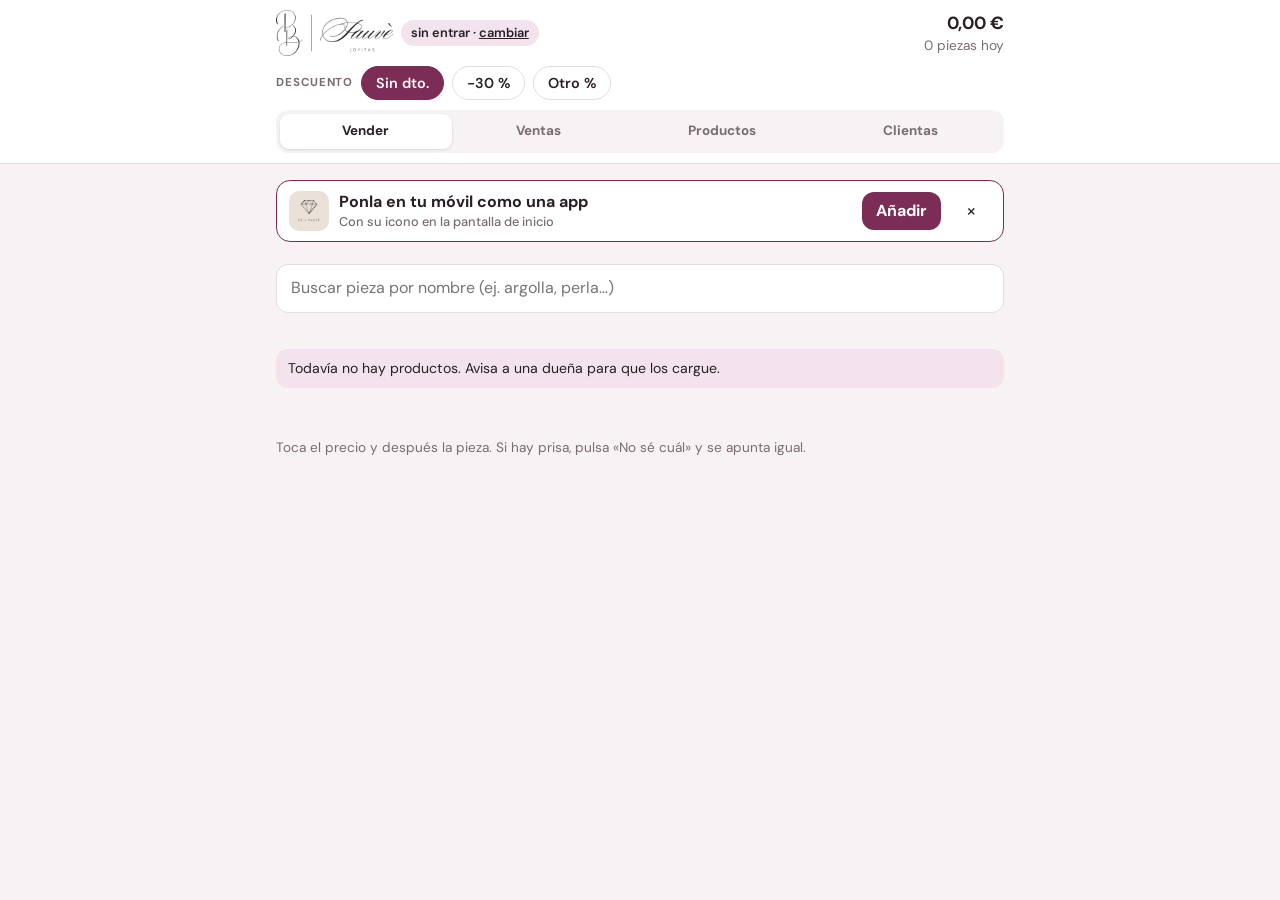
<file: caja/index.html>
<!doctype html>
<html lang="es">
<head>
<meta charset="utf-8">
<meta name="viewport" content="width=device-width,initial-scale=1,viewport-fit=cover">
<meta name="robots" content="noindex,nofollow">
<meta name="theme-color" content="#ffffff" media="(prefers-color-scheme: light)">
<meta name="theme-color" content="#231b26" media="(prefers-color-scheme: dark)">
<meta name="apple-mobile-web-app-capable" content="yes">
<meta name="mobile-web-app-capable" content="yes">
<meta name="apple-mobile-web-app-title" content="Caja PBxP">
<meta name="apple-mobile-web-app-status-bar-style" content="default">
<title>Caja PB x Pauvé</title>
<link rel="manifest" href="manifest.json">
<link rel="icon" type="image/png" sizes="32x32" href="favicon-32.png">
<link rel="icon" type="image/png" sizes="192x192" href="icon-192.png">
<link rel="apple-touch-icon" href="apple-touch-icon.png">
<link rel="preconnect" href="https://fonts.googleapis.com">
<link rel="stylesheet" href="https://fonts.googleapis.com/css2?family=Bricolage+Grotesque:wght@500;700&family=DM+Sans:wght@400;500;700&display=swap">
<style>
/* Layout: one-column till, sticky header with discount, category rows of big price buttons, bottom sheet to pick the piece */
:root{
  --bg:#f7f3f4; --surface:#ffffff; --fg:#2a1f26; --muted:#7a6b73; --line:#e6dcdf;
  --accent:#7b2d55; --accent-fg:#ffffff; --accent-soft:#f3e3ec; --ok:#1f7a4d; --warn:#a85a00; --danger:#b3261e;
  --display:"Bricolage Grotesque",ui-sans-serif,system-ui,sans-serif;
  --body:"DM Sans",ui-sans-serif,system-ui,-apple-system,"Segoe UI",sans-serif;
}
@media (prefers-color-scheme: dark){:root:not([data-theme="light"]){
  --bg:#18121a; --surface:#231b26; --fg:#f3eaf0; --muted:#b3a3ad; --line:#3a2f3c;
  --accent:#e08ab7; --accent-fg:#22121b; --accent-soft:#3a2333; --ok:#62c995; --warn:#f0a84a; --danger:#ff8a80; color-scheme:dark}}
:root[data-theme="dark"]{
  --bg:#18121a; --surface:#231b26; --fg:#f3eaf0; --muted:#b3a3ad; --line:#3a2f3c;
  --accent:#e08ab7; --accent-fg:#22121b; --accent-soft:#3a2333; --ok:#62c995; --warn:#f0a84a; --danger:#ff8a80; color-scheme:dark}
*{box-sizing:border-box}
[hidden]{display:none!important}
body{background:var(--bg);color:var(--fg);font-family:var(--body);font-size:16px;line-height:1.4;-webkit-tap-highlight-color:transparent}
body::before{content:"";position:fixed;inset:0 0 auto;height:env(safe-area-inset-top,0px);z-index:10;background:var(--surface)}
button,input,select{font:inherit;color:inherit}
button{cursor:pointer}
:focus-visible{outline:3px solid var(--accent);outline-offset:2px}
.wrap{max-width:760px;margin:0 auto;padding-left:max(16px,env(safe-area-inset-left,0px));padding-right:max(16px,env(safe-area-inset-right,0px))}
header{position:sticky;top:env(safe-area-inset-top,0px);z-index:5;background:var(--surface);border-bottom:1px solid var(--line)}
header .wrap{padding-block:10px;display:flex;flex-direction:column;gap:10px}
.top{display:flex;align-items:center;justify-content:space-between;gap:12px}
h1{font-family:var(--display);font-weight:700;font-size:1.25rem;margin:0;letter-spacing:-.01em}
h1.brand{display:flex;align-items:flex-end;gap:2px}
h1.brand img{height:46px;width:auto;display:block}
@media (prefers-color-scheme:dark){:root:not([data-theme="light"]) h1.brand img{filter:invert(1)}}
:root[data-theme="dark"] h1.brand img{filter:invert(1)}
h1 small{font-family:var(--body);font-weight:500;color:var(--muted);font-size:.8rem;margin-left:6px}
.who{display:flex;flex-direction:column;gap:4px;min-width:0}
.profile{border:0;background:var(--accent-soft);color:var(--fg);border-radius:999px;padding:4px 10px;font-size:.8rem;font-weight:600;text-align:left;width:fit-content}
.profile b{color:var(--accent)}
.today{font-variant-numeric:tabular-nums;text-align:right;font-size:.85rem;color:var(--muted)}
.today b{display:block;color:var(--fg);font-size:1.1rem}
.row{display:flex;gap:8px;flex-wrap:wrap;align-items:center}
.lbl{font-size:.72rem;text-transform:uppercase;letter-spacing:.08em;color:var(--muted);font-weight:700}
.pill{border:1.5px solid var(--line);background:var(--surface);border-radius:999px;padding:6px 14px;font-weight:600;font-size:.9rem}
.pill[aria-pressed="true"]{background:var(--accent);border-color:var(--accent);color:var(--accent-fg)}
.tabs{display:flex;gap:2px;background:var(--bg);border-radius:12px;padding:4px;overflow-x:auto;scrollbar-width:none}
.tabs button{flex:1 0 auto;border:0;background:transparent;padding:8px 5px;border-radius:9px;font-weight:700;color:var(--muted);font-size:.84rem;white-space:nowrap}
.tabs button[aria-selected="true"]{background:var(--surface);color:var(--fg);box-shadow:0 1px 3px rgb(0 0 0 / .12)}
main .wrap{padding-block:16px 120px;display:flex;flex-direction:column;gap:22px}
.search{width:100%;padding:12px 14px;border-radius:12px;border:1.5px solid var(--line);background:var(--surface)}
section h2{font-family:var(--display);font-weight:500;font-size:1.05rem;margin:0 0 8px}
.prices{display:grid;grid-template-columns:repeat(auto-fill,minmax(104px,1fr));gap:8px}
.pbtn{display:flex;flex-direction:column;align-items:flex-start;gap:2px;padding:12px;border-radius:14px;border:1.5px solid var(--line);background:var(--surface);text-align:left;min-height:76px}
.pbtn:active{transform:scale(.97)}
.pbtn .pr{display:flex;align-items:center;gap:8px;font-family:var(--display);font-weight:700;font-size:1.35rem;font-variant-numeric:tabular-nums}
.pbtn .was{font-size:.78rem;color:var(--muted);text-decoration:line-through}
.pbtn .n{font-size:.78rem;color:var(--muted)}
.dot{width:14px;height:14px;border-radius:50%;flex:none;border:2px solid rgb(0 0 0 / .18)}
.other{border-style:dashed}
.note{font-size:.85rem;color:var(--muted)}
.banner{background:var(--accent-soft);border-radius:12px;padding:10px 12px;font-size:.88rem}
.banner.warn{color:var(--warn)}
/* list of pieces */
.list{display:flex;flex-direction:column;gap:6px}
.item{display:flex;align-items:center;justify-content:space-between;gap:10px;padding:13px 14px;border-radius:12px;border:1.5px solid var(--line);background:var(--surface);text-align:left;width:100%}
.item .nm{font-weight:600;min-width:0;flex:1}
.thumb{width:52px;height:52px;border-radius:10px;object-fit:cover;flex:none;background:var(--accent-soft);display:grid;place-items:center;color:var(--muted);font-size:.7rem;overflow:hidden}
.item.big .thumb{width:72px;height:72px}
.photo-edit{display:flex;gap:12px;align-items:center}
.photo-edit .thumb{width:96px;height:96px}
.two{display:grid;grid-template-columns:1fr 1fr;gap:10px}
.stepper{display:flex;gap:8px;align-items:center}
.stepper button{width:48px;height:48px;border-radius:12px;border:1.5px solid var(--line);background:var(--surface);font-size:1.3rem;font-weight:700}
.stepper b{min-width:3ch;text-align:center;font-size:1.3rem;font-variant-numeric:tabular-nums}
.item .meta{font-size:.8rem;color:var(--muted);font-variant-numeric:tabular-nums;white-space:nowrap;text-align:right}
.item.zero .meta{color:var(--warn)}
.item.unknown{background:var(--accent-soft);border-color:transparent}
/* sheet */
.scrim{position:fixed;inset:0;background:rgb(20 10 16 / .45);z-index:20;display:flex;align-items:flex-end;justify-content:center}
.sheet{background:var(--bg);width:100%;max-width:760px;max-height:86%;overflow:auto;border-radius:20px 20px 0 0;padding:16px max(16px,env(safe-area-inset-right,0px)) calc(20px + env(safe-area-inset-bottom,0px)) max(16px,env(safe-area-inset-left,0px));display:flex;flex-direction:column;gap:12px}
.sheet-h{display:flex;align-items:center;justify-content:space-between;gap:8px}
.sheet-h h3{font-family:var(--display);margin:0;font-size:1.2rem;display:flex;align-items:center;gap:8px}
.x{border:0;background:var(--surface);border-radius:999px;width:40px;height:40px;font-size:1.2rem}
.field{display:flex;flex-direction:column;gap:4px}
.field input,.field select{padding:12px;border-radius:12px;border:1.5px solid var(--line);background:var(--surface)}
.primary{background:var(--accent);color:var(--accent-fg);border:0;border-radius:12px;padding:14px;font-weight:700}
.ghost{background:var(--surface);border:1.5px solid var(--line);border-radius:12px;padding:12px 14px;font-weight:600}
/* toast */
.toast{position:fixed;left:50%;transform:translateX(-50%);bottom:calc(16px + env(safe-area-inset-bottom,0px));z-index:30;background:var(--fg);color:var(--bg);border-radius:14px;padding:12px 12px 12px 16px;display:flex;gap:12px;align-items:center;width:min(92vw,520px);box-shadow:0 6px 20px rgb(0 0 0 / .25)}
.toast{flex-wrap:wrap}
.toast #toastMsg{flex:1 1 60%;min-width:0}
.paybtns{display:flex;gap:8px;width:100%}
.paybtns[hidden]{display:none}
.toast .paybtns button{flex:1}
.toast .paybtns button[aria-pressed="true"]{background:var(--bg);color:var(--fg)}
.card{background:var(--surface);border:1px solid var(--line);border-radius:12px;padding:10px 12px;display:flex;flex-direction:column;gap:6px}
.card .top{display:flex;justify-content:space-between;gap:10px;align-items:flex-start}
.card .top b{font-variant-numeric:tabular-nums;white-space:nowrap}
.card small{color:var(--muted);font-size:.82rem}
.card .acts{display:flex;gap:6px;flex-wrap:wrap}
.card .acts button,.card .acts a{border:1.5px solid var(--line);background:var(--bg);border-radius:10px;padding:7px 12px;font-weight:600;font-size:.85rem;color:inherit;text-decoration:none}
.card .acts .go{background:var(--accent);border-color:var(--accent);color:var(--accent-fg)}
.code{font-family:ui-monospace,Menlo,monospace;font-weight:700;letter-spacing:.12em}
.bigcode{font-size:2.2rem;text-align:center;padding:14px;border:2px dashed var(--accent);border-radius:14px;background:var(--surface)}
.pills{display:flex;gap:6px;flex-wrap:wrap}
.field textarea{padding:12px;border-radius:12px;border:1.5px solid var(--line);background:var(--surface);font:inherit;min-height:70px}
section h2 small{font-family:var(--body);font-size:.78rem;color:var(--muted);font-weight:500;margin-left:6px}
.sec{display:flex;flex-direction:column;gap:8px}
.badge{display:inline-block;min-width:1.4em;padding:0 5px;margin-left:4px;border-radius:999px;background:var(--warn);color:#fff;font-size:.72rem;line-height:1.4em}
.paychip{border:1px solid var(--line);background:var(--bg);border-radius:999px;font-size:.72rem;padding:1px 8px;margin-top:3px;color:var(--muted)}
.paychip.set{color:var(--fg);border-color:var(--accent)}
.dtoend{font-size:.78rem;color:var(--muted)}
.rows{display:flex;flex-direction:column;gap:6px}
.kv{display:flex;justify-content:space-between;gap:10px;background:var(--surface);border:1px solid var(--line);border-radius:12px;padding:10px 12px;font-variant-numeric:tabular-nums}
.kv span:first-child{min-width:0}
.kv b{white-space:nowrap}
.shoot{display:flex;flex-direction:column;align-items:center;gap:12px;text-align:center}
.shoot .thumb{width:160px;height:160px}
section h2 small{font-family:var(--body);font-size:.8rem;color:var(--muted);font-weight:400}
.toast button{background:transparent;border:1.5px solid currentColor;color:inherit;border-radius:10px;padding:6px 10px;font-weight:700}
/* day view */
.dayhead{display:flex;align-items:center;justify-content:space-between;gap:8px}
.dayhead strong{font-family:var(--display);font-size:1.1rem}
.sum{display:grid;grid-template-columns:repeat(3,1fr);gap:8px}
.sum div{background:var(--surface);border:1px solid var(--line);border-radius:12px;padding:10px}
.sum b{display:block;font-family:var(--display);font-size:1.3rem;font-variant-numeric:tabular-nums}
.sum span{font-size:.75rem;color:var(--muted)}
.split{background:var(--surface);border:1px solid var(--line);border-radius:14px;padding:12px;display:flex;flex-direction:column;gap:10px}
.split h3{margin:0;font-family:var(--display);font-weight:500;font-size:1rem;display:flex;justify-content:space-between;gap:8px}
.split h3 b{font-variant-numeric:tabular-nums}
.bar{display:flex;height:34px;border-radius:10px;overflow:hidden;background:var(--bg);gap:2px}
.bar span{display:flex;align-items:center;justify-content:center;font-weight:700;font-size:.85rem;color:#fff;min-width:0;white-space:nowrap;overflow:hidden}
.who{display:grid;grid-template-columns:auto 1fr auto;gap:4px 8px;align-items:center;font-variant-numeric:tabular-nums}
.who i{width:12px;height:12px;border-radius:4px;display:inline-block}
.who b{font-family:var(--display);font-size:1.15rem;text-align:right}
.sale{display:grid;grid-template-columns:auto 1fr auto auto;gap:10px;align-items:center;background:var(--surface);border:1px solid var(--line);border-radius:12px;padding:10px 12px}
.sale .t{font-size:.8rem;color:var(--muted);font-variant-numeric:tabular-nums}
.sale .w{min-width:0}
.sale .w small{display:block;color:var(--muted);font-size:.8rem}
.sale .p{font-weight:700;font-variant-numeric:tabular-nums;text-align:right}
.sale .p small{display:block;font-weight:500;color:var(--muted);font-size:.75rem}
.owntag{display:inline-block;font-size:.72rem;font-weight:700;color:var(--accent);background:var(--accent-soft);border-radius:6px;padding:1px 6px;margin-top:3px}
.sale.own{border-style:dashed}
.takebar{display:flex;align-items:center;justify-content:space-between;gap:8px;padding:10px 12px;border-radius:12px;border:1.5px dashed var(--accent);background:var(--accent-soft);font-weight:600;font-size:.9rem}
.takebar.on{border-style:solid;background:var(--accent);color:var(--accent-fg)}
.install{display:grid;grid-template-columns:auto 1fr auto auto;gap:10px;align-items:center;background:var(--surface);border:1.5px solid var(--accent);border-radius:14px;padding:10px 12px}
.install img{border-radius:10px}
.install small{display:block;color:var(--muted);font-size:.8rem;font-weight:500}
.install .primary{padding:8px 14px;width:auto;min-height:0}
.steps{margin:0;padding-left:1.3em;display:flex;flex-direction:column;gap:10px;line-height:1.45}
.tag{display:inline-block;font-size:.72rem;font-weight:700;color:var(--warn);background:var(--accent-soft);border-radius:6px;padding:1px 6px;margin-top:2px;border:0}
.del{border:0;background:transparent;color:var(--muted);font-size:1.1rem;width:34px;height:34px;border-radius:8px}
.del.armed{background:var(--danger);color:#fff;width:auto;padding:0 10px;font-size:.8rem;font-weight:700}
.copy{width:100%}
textarea.cp{width:100%;min-height:140px;border-radius:12px;border:1.5px solid var(--line);background:var(--surface);padding:10px;font:inherit;font-size:.85rem}
@media (prefers-reduced-motion:reduce){*{transition:none!important;animation:none!important}}
body{margin:0;padding-top:env(safe-area-inset-top,0px);padding-bottom:env(safe-area-inset-bottom,0px)}
img{max-width:100%}
body.is-admin .team-only{display:none}
</style>
</head>
<body>

<header>
  <div class="wrap">
    <div class="top">
      <div class="who"><h1 class="brand"><img src="logo.png" alt="PB x Pauvè joyitas" width="640" height="252"></h1>
        <button class="profile" id="logout" title="Cambiar de perfil"><span id="profileTxt">…</span> · <u>cambiar</u></button></div>
      <div class="today" id="todayBox"><b id="todayTotal">0,00 €</b><span id="todayCount">0 piezas hoy</span></div>
    </div>
    <div class="row" role="group" aria-label="Descuento">
      <span class="lbl">Descuento</span>
      <button class="pill" data-dto="0" id="dto0">Sin dto.</button>
      <button class="pill" data-dto="30" id="dto30">−30 %</button>
      <button class="pill" data-dto="custom" id="dtoC">Otro %</button>
      <span class="dtoend" id="dtoEnd"></span>
    </div>
    <div class="tabs" role="tablist">
      <button role="tab" id="tabSell" aria-selected="true">Vender</button>
      <button role="tab" id="tabDay" aria-selected="false">Ventas</button>
      <button role="tab" id="tabProd" aria-selected="false">Productos<span class="badge" id="lowBadge" hidden></span></button>
      <button role="tab" id="tabCli" aria-selected="false">Clientas<span class="badge" id="cliBadge" hidden></span></button>
      <button role="tab" id="tabRes" aria-selected="false" hidden>Cuentas</button>
    </div>
  </div>
</header>

<main>
  <div class="wrap" id="sellView">
    <div class="banner warn" id="storeWarn" hidden></div>
    <div class="install" id="installBar" hidden>
      <img src="icon-192.png" alt="" width="40" height="40">
      <span><b>Ponla en tu móvil como una app</b><small>Con su icono en la pantalla de inicio</small></span>
      <button class="primary" id="installBtn">Añadir</button>
      <button class="x" id="installNo" aria-label="Ahora no">×</button>
    </div>
    <div class="banner" id="loadNote">Cargando productos…</div>
    <input class="search" id="q" type="search" placeholder="Buscar pieza por nombre (ej. argolla, perla…)" autocomplete="off">
    <div id="results" class="list" hidden></div>
    <div id="cats" style="display:flex;flex-direction:column;gap:22px"></div>
    <p class="note">Toca el precio y después la pieza. Si hay prisa, pulsa «No sé cuál» y se apunta igual.</p>
  </div>
  <div class="wrap" id="dayView" hidden>
    <div class="dayhead">
      <button class="x" id="prevDay" aria-label="Día anterior">‹</button>
      <strong id="dayLabel"></strong>
      <button class="x" id="nextDay" aria-label="Día siguiente">›</button>
    </div>
    <div class="sum">
      <div><b id="dPieces">0</b><span>piezas</span></div>
      <div><b id="dTotal">0 €</b><span>cobrado</span></div>
      <div><b id="dProfit">0 €</b><span>beneficio aprox.</span></div>
    </div>
    <p class="note" id="dPay"></p>
    <p class="note" id="dVouch" hidden></p>
    <div class="split" id="dSplit" hidden></div>
    <div id="pendBanner" class="banner warn" hidden></div>
    <div id="sales" class="list"></div>
    <button class="primary copy" id="copyBtn">Copiar resumen para enviar a Paula</button>
    <textarea class="cp" id="cpText" readonly hidden></textarea>
  </div>
  <div class="wrap" id="prodView" hidden>
    <button class="primary" id="newProd">+ Nuevo producto</button>
    <button class="ghost" id="shootBtn">Hacer fotos en serie</button>
    <button class="ghost" id="installBtn2">Añadir la caja a la pantalla de inicio</button>
    <div id="adminTools" hidden style="display:flex;flex-direction:column;gap:8px">
      <label class="ghost" for="impFile" style="text-align:center">Cargar lista de productos (archivo .json)</label>
      <input id="impFile" type="file" accept=".json,application/json" hidden>
      <button class="ghost" id="accessBtn">Accesos y contraseñas</button>
      <a class="ghost" href="api.php?a=csv" style="text-align:center;text-decoration:none;color:inherit">Descargar todas las ventas (Excel)</a>
    </div>
    <input class="search" id="pq" type="search" placeholder="Buscar producto" autocomplete="off">
    <div class="row" role="group" aria-label="Filtro">
      <button class="pill" id="fAll" aria-pressed="true">Todos</button>
      <button class="pill" id="fLow" aria-pressed="false">Para reponer</button>
      <button class="pill" id="fNoPhoto" aria-pressed="false">Sin foto</button>
      <button class="pill" id="fNoPrice" aria-pressed="false">Sin precio</button>
    </div>
    <p class="note" id="prodCount"></p>
    <div id="prodList" class="list"></div>
    <button class="ghost" id="copyLow">Copiar lista para reponer</button>
  </div>
  <div class="wrap" id="cliView" hidden>
    <section class="sec"><h2>Apartados <small>piezas guardadas para una clienta</small></h2><div class="list" id="holdList"></div><button class="ghost" id="newHold">+ Apartar una pieza</button></section>
    <section class="sec"><h2>Encargos <small>lo que piden y no tenemos</small></h2><div class="list" id="orderList"></div><button class="ghost" id="newOrder">+ Apuntar un encargo</button></section>
    <section class="sec"><h2>Vales regalo</h2><div class="list" id="vList"></div><button class="ghost" id="newVoucher">+ Vender un vale regalo</button>
      <p class="note">Para cobrar con un vale: apunta la venta como siempre y, abajo, pulsa «Vale».</p></section>
  </div>
  <div class="wrap" id="resView" hidden>
    <section class="sec"><h2>Cifras globales <small>desde el principio</small></h2><div class="rows" id="gBox"><p class="note">Cargando…</p></div></section>
    <section class="sec"><h2>Repartir beneficio</h2><div class="rows" id="rBox"></div></section>
    <h2 style="font-family:var(--display);font-weight:500;font-size:1.05rem;margin:0 0 -12px">Resumen del mes</h2>
    <div class="dayhead">
      <button class="x" id="prevMonth" aria-label="Mes anterior">‹</button>
      <strong id="monthLabel"></strong>
      <button class="x" id="nextMonth" aria-label="Mes siguiente">›</button>
    </div>
    <div class="sum">
      <div><b id="mPieces">0</b><span>piezas</span></div>
      <div><b id="mTotal">0 €</b><span>cobrado</span></div>
      <div><b id="mProfit">0 €</b><span>beneficio</span></div>
    </div>
    <section><h2>Cómo se cobró</h2><div class="rows" id="mPay"></div></section>
    <section><h2>Reparto del beneficio</h2><div class="rows" id="mShare"></div></section>
    <section><h2>Por tipo</h2><div class="rows" id="mCats"></div></section>
    <section><h2>Más vendidas <small>este mes</small></h2><div class="rows" id="mTop"></div></section>
    <section><h2>Piezas paradas <small>con stock y sin ventas en 60 días</small></h2><div class="rows" id="mStill"></div></section>
    <section class="sec"><h2>Compras de mercancía</h2><button class="primary" id="newEntry">+ Apuntar una compra</button><div class="list" id="eList"></div></section>
    <section class="sec"><h2>Copias de seguridad y Excel</h2><div class="rows" id="bBox"></div>
      <a class="ghost" href="api.php?a=csv" style="text-align:center;text-decoration:none;color:inherit">Descargar ventas (Excel)</a>
      <a class="ghost" href="api.php?a=stockcsv" style="text-align:center;text-decoration:none;color:inherit">Descargar stock (Excel)</a>
      <a class="ghost" href="api.php?a=entriescsv" style="text-align:center;text-decoration:none;color:inherit">Descargar compras (Excel)</a></section>
  </div>
</main>

<div class="scrim" id="scrim" hidden>
  <div class="sheet" role="dialog" aria-modal="true" aria-labelledby="sheetTitle">
    <div class="sheet-h"><h3 id="sheetTitle"></h3><button class="x" id="closeSheet" aria-label="Cerrar">×</button></div>
    <div id="sheetBody" style="display:flex;flex-direction:column;gap:10px"></div>
  </div>
</div>

<div class="toast" id="toast" hidden role="status"><span id="toastMsg"></span><button id="undoBtn">Deshacer</button>
  <div class="paybtns" id="payBtns" hidden><button data-pay="efectivo" aria-pressed="false">Efectivo</button><button data-pay="tarjeta" aria-pressed="false">Tarjeta</button><button data-pay="vale" aria-pressed="false">Vale</button></div></div>

<div class="scrim" id="gate" hidden style="align-items:center">
  <form class="sheet" id="gateForm" style="border-radius:20px;max-width:420px;margin:16px" autocomplete="on">
    <h3 id="gateTitle" style="font-family:var(--display);margin:0;font-size:1.3rem"></h3>
    <p class="note" id="gateText"></p>
    <div id="gateFields" style="display:flex;flex-direction:column;gap:10px"></div>
    <button class="primary" id="gateBtn" type="submit"></button>
    <p class="note" id="gateErr" hidden style="color:var(--danger)"></p>
  </form>
</div>
<script>
const CAT_ORDER = ["Pendientes","Anillos","Collares","Pulseras","Charms","Complementos"];
const COLORS = {2:"#9e9e9e",4:"#f2d33a",5:"#a6d84a",6:"#2fa65a",8:"#2d7be0",9:"#28b8c4",10:"#8a4fd1",12:"#ef6aa6",13:"#f28c28",14:"#d93a3a",16:"#8a5a3b",18:"#222222"};
const $ = id => document.getElementById(id);
const eur = n => n.toLocaleString("es-ES",{minimumFractionDigits:2,maximumFractionDigits:2})+" €";
const eurShort = n => (Number.isInteger(n)? String(n) : n.toLocaleString("es-ES",{minimumFractionDigits:2,maximumFractionDigits:2}))+" €";
const dayKey = d => { const x=new Date(d); return x.getFullYear()+"-"+String(x.getMonth()+1).padStart(2,"0")+"-"+String(x.getDate()).padStart(2,"0"); };
const esc = s => String(s??"").replace(/[&<>"]/g,c=>({"&":"&amp;","<":"&lt;",">":"&gt;",'"':"&quot;"}[c]));
const round2 = n => Math.round(n*100)/100;
const norm = s => String(s).toLowerCase().normalize("NFD").replace(/[̀-ͯ]/g,"");
const newId = () => (Date.now().toString(36)+Math.random().toString(36).slice(2,10)).slice(0,20);

/* ---------- server ---------- */
let holds = [], vouchers = [];
let PRODUCTS = [], sales = [], dto = 0, dtoUntil = "", owners = [], role = null, myName = "";
const isAdmin = () => role === "admin";
function warn(msg){ $("storeWarn").textContent = msg; $("storeWarn").hidden = !msg; }
async function api(a, data){
  const opt = data instanceof FormData ? {method:"POST", body:data, headers:{"X-Caja":"1"}}
            : data !== undefined ? {method:"POST", body:JSON.stringify(data), headers:{"X-Caja":"1","Content-Type":"application/json"}}
            : {};
  let r;
  try{ r = await fetch("api.php?a="+a, {credentials:"same-origin", ...opt}); }
  catch(e){ warn("Sin conexión. Lo que apuntes ahora no se guardará: revisa el wifi o los datos."); throw e; }
  let j = {}; try{ j = await r.json(); }catch(e){}
  if(j.login){ showLogin(); throw new Error("login"); }
  if(j.setup){ showSetup(); throw new Error("setup"); }
  if(!r.ok || j.error){ warn(j.error || "Algo ha fallado en el servidor. Prueba otra vez."); throw new Error(j.error||"server"); }
  warn("");
  return j;
}
async function load(){
  const j = await api("state");
  role = j.role; myName = j.name; dto = j.dto; dtoUntil = j.dtoUntil || ""; owners = j.owners || []; PRODUCTS = j.products; sales = j.sales; holds = j.holds || []; vouchers = j.vouchers || [];
  $("loadNote").hidden = true;
  $("gate").hidden = true;
  document.body.classList.toggle("is-admin", isAdmin());
  refresh();
}
/* keep every phone up to date: re-read every 20 s while the page is visible */
setInterval(()=>{ if(document.visibilityState==="visible" && role && $("scrim").hidden) load().catch(()=>{}); }, 20000);
document.addEventListener("visibilitychange", ()=>{ if(document.visibilityState==="visible" && role) load().catch(()=>{}); });

/* ---------- login / setup ---------- */
function gate(title, text, fields, btn, onSubmit){
  $("gateTitle").textContent = title; $("gateText").textContent = text; $("gateFields").innerHTML = fields; $("gateBtn").textContent = btn;
  $("gateErr").hidden = true; $("gate").hidden = false; $("loadNote").hidden = true;
  $("gateForm").onsubmit = async e => {
    e.preventDefault(); $("gateBtn").disabled = true;
    try{ await onSubmit(); }
    catch(err){ $("gateErr").hidden=false; $("gateErr").textContent = $("storeWarn").textContent || "No se ha podido. Prueba otra vez."; warn(""); }
    $("gateBtn").disabled = false;
  };
}
function showLogin(){
  role = null;
  gate("¿Quién eres?", "Con la contraseña del equipo entras como equipo. Con tu contraseña de dueña entras como dueña y puedes cambiarlo todo. Se queda recordado en este móvil.",
    `<div class="field"><label class="lbl" for="gName">Tu nombre</label><input id="gName" autocomplete="nickname" required value="${esc(localStorageGet("caja.name"))}"></div>
     <div class="field"><label class="lbl" for="gPw">Contraseña (la del equipo o la tuya de dueña)</label><input id="gPw" type="password" autocomplete="current-password" required></div>`,
    "Entrar", async ()=>{ localStorageSet("caja.name",$("gName").value.trim()); await api("login",{name:$("gName").value,password:$("gPw").value}); await load(); });
}
function showSetup(){
  gate("Configurar la caja", "Es la primera vez que se abre. Elige dos contraseñas: una para el equipo del centro y otra solo para ti, que permite cambiar precios, productos y descuentos. Luego podrás dar acceso de dueña a Patricia.",
    `<div class="field"><label class="lbl" for="sOwner">Tu nombre</label><input id="sOwner" value="Paula" required autocomplete="off"></div>
     <div class="field"><label class="lbl" for="sTeam">Contraseña del equipo (mín. 6)</label><input id="sTeam" type="text" minlength="6" required autocomplete="off"></div>
     <div class="field"><label class="lbl" for="sAdmin">Tu contraseña de dueña (mín. 8)</label><input id="sAdmin" type="password" minlength="8" required autocomplete="new-password"></div>
     <div class="field"><label class="lbl" for="sFile">Lista de productos (archivo productos-iniciales.json)</label><input id="sFile" type="file" accept=".json,application/json"></div>`,
    "Guardar y cargar productos", async ()=>{
      let products = [];
      const f = $("sFile").files[0];
      if(f){ try{ products = JSON.parse(await f.text()); }catch(e){ warn("Ese archivo no es la lista de productos. Elige productos-iniciales.json."); throw e; } }
      await api("setup",{owner:$("sOwner").value, team:$("sTeam").value, admin:$("sAdmin").value, products});
      showLogin();
    });
}
function localStorageGet(k){ try{ return localStorage.getItem(k)||""; }catch(e){ return ""; } }
function localStorageSet(k,v){ try{ localStorage.setItem(k,v); }catch(e){} }

/* ---------- derived ---------- */
const withDto = p => round2(p*(1-dto/100));
const isOwn = s => !!s.own;
const soldCount = ref => sales.filter(s=>s.ref===ref).length;
const heldCount = ref => holds.filter(h=>h.kind==="apartado" && h.status==="abierto" && h.ref===ref).length;
const left = p => (p.stock||0) - soldCount(p.ref) - heldCount(p.ref);
const photoURL = p => p && p.photo ? "api.php?a=foto&id="+encodeURIComponent(p.photo) : null;
const thumbHTML = p => photoURL(p) ? `<img class="thumb" src="${photoURL(p)}" alt="" loading="lazy">` : `<span class="thumb">sin foto</span>`;
let groups = {};
function buildGroups(){
  groups = {};
  for(const p of PRODUCTS){
    if(p.price==null || p.hidden) continue;
    const k = p.cat+"|"+p.price;
    (groups[k] ||= {cat:p.cat, price:p.price, items:[]}).items.push(p);
  }
}

/* ---------- discount ---------- */
function renderDto(){
  const custom = dto!==0 && dto!==30;
  $("dto0").setAttribute("aria-pressed", dto===0);
  $("dto30").setAttribute("aria-pressed", dto===30);
  $("dtoC").setAttribute("aria-pressed", custom);
  $("dtoC").textContent = custom ? "−"+dto+" %" : "Otro %";
  $("dtoEnd").textContent = dto && dtoUntil ? "hasta el "+new Date(dtoUntil+"T12:00:00").toLocaleDateString("es-ES",{day:"numeric",month:"short"}) : "";
  document.querySelectorAll("[data-dto]").forEach(b=>{ b.disabled = !isAdmin() && b.getAttribute("aria-pressed")!=="true"; });
}
async function setDto(v, until){
  if(!isAdmin()){ showToast("El descuento solo lo cambian las dueñas."); return; }
  const old = [dto, dtoUntil]; dto = v; dtoUntil = v ? (until||"") : ""; refresh();
  try{ await api("dto",{dto:v, until:dtoUntil}); }catch(e){ [dto, dtoUntil] = old; refresh(); showToast($("storeWarn").textContent || "No se ha podido cambiar."); }
}
document.querySelectorAll("[data-dto]").forEach(b=>b.onclick=()=>{
  if(b.dataset.dto!=="0"){
    if(!isAdmin()){ showToast("El descuento solo lo cambian las dueñas."); return; }
    const pre = b.dataset.dto==="30" ? 30 : (dto&&dto!==30? dto : 20);
    const body=$("sheetBody"); openSheet("Descuento");
    body.innerHTML = `<div class="field"><label class="lbl" for="dIn">Porcentaje de descuento</label><input id="dIn" type="number" inputmode="numeric" min="1" max="90" value="${pre}"></div>
      <div class="field"><label class="lbl" for="dUntil">Último día del descuento (opcional)</label><input id="dUntil" type="date" min="${dayKey(new Date())}" value="${dtoUntil}"></div>
      <button class="primary" id="dOk">Aplicar a todas las ventas</button>
      <p class="note">Se aplica en todos los móviles. Si pones fecha, se quita solo al acabar ese día.</p>`;
    $("dOk").onclick=()=>{ const v=Math.round(Number($("dIn").value)); const until=$("dUntil").value; if(v>0&&v<=90){ closeSheet(); setDto(v, until); } };
    return;
  }
  setDto(Number(b.dataset.dto));
});

/* ---------- sell view ---------- */
function renderCats(){
  const box = $("cats"); box.innerHTML = "";
  for(const cat of CAT_ORDER){
    const gs = Object.values(groups).filter(g=>g.cat===cat).sort((a,b)=>a.price-b.price);
    if(!gs.length) continue;
    const sec = document.createElement("section");
    sec.innerHTML = `<h2>${cat}</h2><div class="prices"></div>`;
    const grid = sec.querySelector(".prices");
    for(const g of gs){
      const b = document.createElement("button");
      b.className = "pbtn";
      b.innerHTML = `<span class="pr"><span class="dot" style="background:${COLORS[g.price]||"#ccc"}"></span>${eurShort(withDto(g.price))}</span>`+
        (dto? `<span class="was">${eurShort(g.price)}</span>`:"")+
        `<span class="n">${g.items.length} ${g.items.length===1?"pieza":"piezas"}</span>`;
      b.onclick = () => openGroup(g);
      grid.appendChild(b);
    }
    box.appendChild(sec);
  }
  if(!PRODUCTS.length){ box.innerHTML = `<p class="banner">Todavía no hay productos. ${isAdmin()? "Ve a Productos y pulsa «Cargar lista de productos»." : "Avisa a una dueña para que los cargue."}</p>`; return; }
  const sec = document.createElement("section");
  sec.innerHTML = `<h2>Otra cosa</h2><div class="prices"><button class="pbtn other" id="otherBtn"><span class="pr">+ Precio a mano</span><span class="n">pieza que no está en la lista</span></button></div>`;
  box.appendChild(sec);
  $("otherBtn").onclick = openOther;
}
function itemButton(p, onPick){
  const b = document.createElement("button");
  const l = left(p);
  b.className = "item big"+(l<=0?" zero":"");
  b.innerHTML = `${thumbHTML(p)}<span class="nm">${esc(p.name)}</span><span class="meta">${l<=0? "sin stock" : "quedan "+l}</span>`;
  b.onclick = () => onPick(p);
  return b;
}

/* sheet */
let assignId = null;
function openSheet(title, color){ $("sheetTitle").innerHTML = (color?`<span class="dot" style="background:${color}"></span>`:"")+esc(title); $("scrim").hidden=false; }
function closeSheet(){ $("scrim").hidden=true; $("sheetBody").innerHTML=""; assignId=null; }
$("closeSheet").onclick = closeSheet;
$("scrim").addEventListener("click", e=>{ if(e.target===$("scrim")) closeSheet(); });
document.addEventListener("keydown", e=>{ if(e.key==="Escape" && !$("scrim").hidden) closeSheet(); });

function openGroup(g, forAssign){
  const body = $("sheetBody"); body.innerHTML="";
  openSheet(`${g.cat} · ${eurShort(g.price)}`+(dto&&!forAssign? `  →  ${eurShort(withDto(g.price))}`:"")+(forAssign?" · ¿cuál fue?":""), COLORS[g.price]);
  const list = document.createElement("div"); list.className="list";
  let taking = false;
  if(!forAssign && isAdmin()){
    const t = document.createElement("button"); t.className = "takebar";
    const paint = () => { t.className = "takebar"+(taking?" on":""); t.innerHTML = taking
      ? `<span>Me la quedo yo · toca la pieza</span><span>a precio de coste</span>`
      : `<span>¿Te quedas una pieza para ti?</span><span>a precio de coste ›</span>`;
      const u = list.querySelector(".unknown"); if(u) u.hidden = taking; };
    t.onclick = () => { taking = !taking; paint(); };
    list.appendChild(t); setTimeout(paint);
  }
  if(!forAssign){
    const u = document.createElement("button");
    u.className="item unknown";
    u.innerHTML = `<span class="nm">No sé cuál · apuntar igual</span><span class="meta">se concreta luego</span>`;
    u.onclick = () => sell({ref:null,name:null,cat:g.cat,price:g.price,cost:avgCost(g)});
    list.appendChild(u);
  }
  const sorted = [...g.items].sort((a,b)=> (left(b)>0)-(left(a)>0) || a.name.localeCompare(b.name,"es"));
  for(const p of sorted) list.appendChild(itemButton(p, p=> forAssign ? assign(p) : taking ? take(p) : sell(p)));
  body.appendChild(list);
}
function avgCost(g){ const c = g.items.filter(p=>p.cost!=null); return c.length? round2(c.reduce((s,p)=>s+p.cost,0)/c.length) : null; }

function openOther(){
  const body = $("sheetBody");
  openSheet("Pieza con precio a mano");
  body.innerHTML = `
    <div class="field"><label class="lbl" for="oCat">Tipo</label><select id="oCat">${CAT_ORDER.map(c=>`<option>${c}</option>`).join("")}</select></div>
    <div class="field"><label class="lbl" for="oName">Qué es (opcional)</label><input id="oName" placeholder="ej. aros gruesos oro"></div>
    <div class="field"><label class="lbl" for="oPrice">Precio cobrado (€)</label><input id="oPrice" type="number" inputmode="decimal" min="0" step="0.5"></div>
    <button class="primary" id="oSave">Apuntar venta</button>
    <p class="note" id="oErr" hidden>Escribe el precio que has cobrado.</p>`;
  $("oSave").onclick = () => {
    const pr = parseFloat(String($("oPrice").value).replace(",", "."));
    if(!(pr>0)){ $("oErr").hidden=false; return; }
    sell({ref:null,name:$("oName").value.trim()||"Otra pieza",cat:$("oCat").value,price:pr,cost:null,manual:true});
  };
  setTimeout(()=>$("oPrice").focus(),50);
}

/* selling: shown at once, then saved; if saving fails it is taken back out */
let lastId = null, toastT = null, pendingSell = Promise.resolve();
async function sell(p){
  const charged = p.manual ? p.price : withDto(p.price);
  const s = {id:newId(), t:new Date().toISOString(), ref:p.ref, name:p.name, cat:p.cat, list:p.price, dto:p.manual?0:dto,
    price:charged, cost:p.cost ?? null, manual:!!p.manual, seller:myName};
  sales.push(s); lastId = s.id; closeSheet(); refresh();
  const prod = p.ref!=null ? PRODUCTS.find(x=>x.ref===p.ref) : null;
  const lowNote = prod && left(prod)<=1 ? ` · ${left(prod)<=0? "Era la última" : "Queda 1"}: anotada para reponer` : "";
  showToast(`Apuntado: ${p.name? p.name : p.cat+" "+eurShort(p.price)+" (sin concretar)"} · ${eur(charged)}${lowNote}`, true, true);
  pendingSell = api("sell", s);
  try{ await pendingSell; }
  catch(e){ sales = sales.filter(x=>x.id!==s.id); refresh(); $("toast").hidden = true; }
}
/* an owner keeps a piece for herself at cost price: it takes stock out but brings no profit */
async function take(p){
  if(p.cost==null){ showToast("Esta pieza no tiene coste apuntado. Pónselo en Productos primero."); return; }
  const s = {id:newId(), t:new Date().toISOString(), ref:p.ref, name:p.name, cat:p.cat, list:p.price ?? p.cost, dto:0,
    price:p.cost, cost:p.cost, manual:false, seller:myName, pay:null, own:true};
  sales.push(s); lastId = s.id; closeSheet(); refresh();
  showToast(`Para ${myName}: ${p.name} · pagas ${eur(p.cost)} (precio de coste)`, true, false);
  pendingSell = api("take", {id:s.id, ref:p.ref});
  try{ await pendingSell; }
  catch(e){ sales = sales.filter(x=>x.id!==s.id); refresh(); $("toast").hidden = true; }
}
function showToast(msg, undo, pay){
  $("toastMsg").textContent = msg; $("undoBtn").hidden = !undo; $("payBtns").hidden = !pay; $("toast").hidden=false;
  document.querySelectorAll("#payBtns button").forEach(b=>b.setAttribute("aria-pressed","false"));
  clearTimeout(toastT); toastT = setTimeout(()=>{$("toast").hidden=true;}, pay? 9000 : 6000);
}
async function setPay(id, pay, code){
  const s = sales.find(x=>x.id===id); if(!s) return;
  const old = [s.pay, s.voucher]; s.pay = pay; s.voucher = pay==="vale"? code : null; refresh();
  try{
    await pendingSell.catch(()=>{});
    const r = await api("pay",{id, pay, code});
    if(pay==="vale"){
      s.vamt = r.used;
      showToast(r.used < s.price ? `El vale ${code} cubre ${eur(r.used)}. Cobra ${eur(round2(s.price-r.used))} aparte.` : `Pagado con el vale ${code}.`);
    }
    if(pay==="vale" || old[1]) load().catch(()=>{});
  }catch(e){ [s.pay, s.voucher] = old; refresh(); if(pay==="vale") showToast($("storeWarn").textContent || "No se ha podido usar el vale."); warn(""); }
}
function askVoucher(saleId){
  const s = sales.find(x=>x.id===saleId); if(!s) return;
  openSheet("Pagar con vale regalo");
  const act = vouchers.filter(v=>v.balance>0);
  $("sheetBody").innerHTML = `<p class="note">Venta de ${eur(s.price)}. Escribe el código del vale o elígelo de la lista.</p>
    <div class="field"><label class="lbl" for="vCode">Código del vale</label><input id="vCode" autocomplete="off" autocapitalize="characters" class="code" placeholder="ej. K7P2QX"></div>
    <button class="primary" id="vUse">Usar este vale</button>
    <div class="list">${act.map(v=>`<button class="item" data-code="${esc(v.code)}"><span class="nm"><span class="code">${esc(v.code)}</span>${v.holder? " · "+esc(v.holder):""}</span><span class="meta">quedan ${eur(v.balance)}</span></button>`).join("") || `<p class="note">No hay vales con saldo.</p>`}</div>`;
  const use = code => { code = String(code).toUpperCase().replace(/[^A-Z0-9]/g,""); if(!code) return; closeSheet(); setPay(saleId, "vale", code); };
  $("vUse").onclick = () => use($("vCode").value);
  $("sheetBody").querySelectorAll("[data-code]").forEach(b=>b.onclick=()=>use(b.dataset.code));
  setTimeout(()=>$("vCode").focus(),50);
}
document.querySelectorAll("#payBtns button").forEach(b=>b.onclick=()=>{
  document.querySelectorAll("#payBtns button").forEach(x=>x.setAttribute("aria-pressed", x===b));
  if(b.dataset.pay==="vale"){ $("toast").hidden = true; if(lastId) askVoucher(lastId); return; }
  if(lastId) setPay(lastId, b.dataset.pay);
  clearTimeout(toastT); toastT = setTimeout(()=>{$("toast").hidden=true;}, 1500);
});
async function delSale(id){
  const keep = sales; sales = sales.filter(s=>s.id!==id); refresh();
  try{ await api("delsale",{id}); }catch(e){ sales = keep; refresh(); }
}
$("undoBtn").onclick = () => { $("toast").hidden=true; if(lastId) delSale(lastId); };
async function assign(p){
  const id = assignId; closeSheet();
  const s = sales.find(x=>x.id===id); if(!s) return;
  Object.assign(s,{ref:p.ref,name:p.name,cost:p.cost}); refresh();
  try{ await api("assign",{id, ref:p.ref}); }catch(e){ load().catch(()=>{}); }
}

/* search */
$("q").addEventListener("input", () => {
  const q = norm($("q").value.trim());
  const r = $("results"); r.innerHTML="";
  $("cats").hidden = !!q; r.hidden = !q;
  if(!q) return;
  const hits = PRODUCTS.filter(p=>p.price!=null && !p.hidden && norm(p.name+" "+p.cat).includes(q)).slice(0,30);
  if(!hits.length){ r.innerHTML = `<p class="note">No encuentro esa pieza. Usa «Precio a mano» al final de la lista.</p>`; return; }
  for(const p of hits){
    const b = itemButton(p, p=>{ sell(p); $("q").value=""; $("q").dispatchEvent(new Event("input")); });
    b.querySelector(".meta").textContent = `${p.cat} · ${eurShort(withDto(p.price))}`;
    r.appendChild(b);
  }
});

/* ---------- day view ---------- */
let viewDay = dayKey(new Date());
function shiftDay(n){ const d=new Date(viewDay+"T12:00:00"); d.setDate(d.getDate()+n); viewDay=dayKey(d); renderDay(); }
$("prevDay").onclick = ()=>shiftDay(-1);
$("nextDay").onclick = ()=>shiftDay(1);
function daySales(){ return sales.filter(s=>dayKey(s.t)===viewDay).sort((a,b)=>a.t<b.t?-1:1); }
function label(s){ return s.name ? s.name : `${s.cat} ${eurShort(s.list)}`; }
function renderDay(){
  const d = new Date(viewDay+"T12:00:00");
  const isToday = viewDay===dayKey(new Date());
  $("dayLabel").textContent = (isToday?"Hoy, ":"")+d.toLocaleDateString("es-ES",{weekday:"long",day:"numeric",month:"long"});
  const all = daySales(), ds = all.filter(s=>!isOwn(s)), mine = all.filter(isOwn);
  const tot = ds.reduce((a,s)=>a+s.price,0);
  const prof = ds.reduce((a,s)=>a+(s.cost!=null? s.price-s.cost : 0),0);
  $("dPieces").textContent = ds.length; $("dTotal").textContent = eurShort(round2(tot)); $("dProfit").textContent = eurShort(round2(prof));
  const byPay = k => round2(ds.filter(s=>(s.pay||null)===k).reduce((a,s)=>a+(k==="vale" && s.vamt!=null ? s.vamt : s.price),0));
  const valeRest = round2(ds.filter(s=>s.pay==="vale" && s.vamt!=null).reduce((a,s)=>a+s.price-s.vamt,0));
  $("dPay").textContent = ds.length ? `Efectivo ${eur(byPay("efectivo"))} · Tarjeta ${eur(byPay("tarjeta"))}${byPay("vale")? ` · Vale ${eur(byPay("vale"))}`:""}${valeRest? ` · Resto de ventas con vale ${eur(valeRest)}`:""}${byPay(null)? ` · Sin indicar ${eur(byPay(null))}`:""}` : "";
  const vs = vouchers.filter(v=>dayKey(v.t)===viewDay);
  $("dVouch").hidden = !vs.length;
  $("dVouch").textContent = `Vales regalo vendidos este día: ${vs.length} · ${eur(round2(vs.reduce((a,v)=>a+v.amount,0)))} (${vs.map(v=>v.pay||"pago sin indicar").join(", ")}). No cuentan como venta hasta que se gastan.`;
  renderDaySplit(ds, prof, mine);
  const pend = ds.filter(s=>!s.ref && !s.manual).length;
  $("pendBanner").hidden = !pend;
  $("pendBanner").textContent = `${pend} ${pend===1?"venta":"ventas"} sin concretar la pieza. Toca «¿Cuál fue?» cuando tengas un momento, para que el stock cuadre.`;
  const box = $("sales"); box.innerHTML = "";
  if(!all.length) box.innerHTML = `<p class="note">No hay ventas apuntadas este día.</p>`;
  const recent = t => Date.now()-new Date(t).getTime() < 86400000;
  for(const s of all){
    const row = document.createElement("div"); row.className="sale"+(isOwn(s)?" own":"");
    const time = new Date(s.t).toLocaleTimeString("es-ES",{hour:"2-digit",minute:"2-digit"});
    const canDel = isAdmin() || recent(s.t);
    row.innerHTML = `<span class="t">${time}</span>
      <span class="w">${esc(label(s))}<small>${esc(s.cat)}${s.ref? " · ref "+s.ref:""}${s.seller? " · "+esc(s.seller):""}</small>${isOwn(s)? `<span class="owntag">Se la queda ${esc(s.seller||"una dueña")} · a coste</span>` : `<button class="paychip${s.pay?" set":""}" data-pay="${s.id}">${s.pay==="tarjeta"?"Tarjeta":s.pay==="efectivo"?"Efectivo":s.pay==="vale"?"Vale "+esc(s.voucher||"")+(s.vamt!=null&&s.vamt<s.price?` (${eur(s.vamt)})`:""):"¿Efectivo, tarjeta o vale?"}</button>`}${(!s.ref&&!s.manual)?`<button class="tag" data-assign="${s.id}">¿Cuál fue?</button>`:""}</span>
      <span class="p">${eur(s.price)}${s.dto?`<small>−${s.dto} % de ${eurShort(s.list)}</small>`:""}</span>
      ${canDel? `<button class="del" data-del="${s.id}" aria-label="Borrar venta">×</button>` : "<span></span>"}`;
    box.appendChild(row);
  }
  box.querySelectorAll("button[data-pay]").forEach(b=>b.onclick=()=>{
    const s = sales.find(x=>x.id===b.dataset.pay); if(!s) return;
    if(s.pay==="tarjeta"){ askVoucher(s.id); return; }
    setPay(s.id, s.pay==="efectivo" ? "tarjeta" : s.pay==="vale" ? null : "efectivo");
  });
  box.querySelectorAll("[data-assign]").forEach(b=>b.onclick=()=>{
    const s = sales.find(x=>x.id===b.dataset.assign); const g = groups[s.cat+"|"+s.list];
    if(!g) return; openGroup(g,true); assignId = s.id;
  });
  box.querySelectorAll("[data-del]").forEach(b=>b.onclick=()=>{
    if(!b.classList.contains("armed")){ b.classList.add("armed"); b.textContent="Borrar"; setTimeout(()=>{b.classList.remove("armed"); b.textContent="×";},3000); return; }
    delSale(b.dataset.del);
  });
}
/* chart of the day's real profit split between the owners (owners only) */
const SPLIT_COLORS = ["#7b2d55", "#b07a12", "#2f6f8f", "#5b7a2e"];
function renderDaySplit(ds, prof, mine){
  mine = mine || [];
  const box = $("dSplit");
  if(!isAdmin() || !owners.length){ box.hidden = true; box.innerHTML = ""; return; }
  box.hidden = false;
  const n = owners.length;
  const sh = owners.map((o,i)=>({name:o.name, pct: o.share!=null ? o.share : 100/n, color: SPLIT_COLORS[i % SPLIT_COLORS.length]})).filter(o=>o.pct>0).sort((a,b)=>b.pct-a.pct);
  const cost = round2(ds.reduce((a,s)=>a+(s.cost!=null? s.cost : 0),0));
  const p = round2(prof);
  const takenBy = {}; mine.forEach(s=>{ const k = s.seller||"una dueña"; takenBy[k] = round2((takenBy[k]||0)+s.price); });
  const ownNote = mine.length ? `<p class="note" style="margin:0"><b>Piezas para las dueñas:</b> ${Object.entries(takenBy).map(([k,v])=>`${esc(k)} paga ${eur(v)}`).join(" · ")} (precio de coste, sin beneficio). Ese dinero devuelve el coste a partes iguales: ${eur(round2(Object.values(takenBy).reduce((a,v)=>a+v,0)/n))} para cada una.</p>` : "";
  const bar = p > 0
    ? sh.map(o=>`<span style="width:${o.pct}%;background:${o.color}">${Math.round(o.pct)} %</span>`).join("")
    : `<span style="width:100%;color:var(--muted);font-weight:500">${ds.length? "Sin beneficio este día" : "Aún no hay ventas"}</span>`;
  const who = sh.map(o=>`<i style="background:${o.color}"></i><span>${esc(o.name)} · ${Math.round(o.pct*10)/10} %</span><b>${eur(round2(p*o.pct/100))}</b>`).join("");
  const noCost = ds.filter(s=>s.cost==null).length;
  box.innerHTML = `<h3><span>Beneficio real del día</span><b>${eur(p)}</b></h3>
    <div class="bar" role="img" aria-label="Reparto del beneficio">${bar}</div>
    <div class="who">${who}</div>
    <p class="note" style="margin:0">Beneficio = cobrado (${eur(round2(ds.reduce((a,s)=>a+s.price,0)))}) menos lo que costaron las piezas (${eur(cost)}). Ese coste vuelve a partes iguales${n? `: ${eur(round2(cost/n))} cada una` : ""}.${noCost? ` ${noCost} ${noCost===1?"venta no tiene":"ventas no tienen"} coste y cuenta${noCost===1?"":"n"} como beneficio 0.` : ""}</p>${ownNote}`;
}
function copyText(txt, btn, okLabel, resetLabel){
  const ta = $("cpText"); ta.value = txt;
  const done = ok => { btn.textContent = ok? okLabel : "Selecciona el texto y cópialo"; setTimeout(()=>btn.textContent=resetLabel,3500); };
  const fallback = () => { if(!$("dayView").hidden){ ta.hidden=false; ta.select(); } done(false); };
  try{ navigator.clipboard.writeText(txt).then(()=>done(true), fallback); } catch(e){ fallback(); }
}
$("copyBtn").textContent = "Copiar resumen del día";
$("copyBtn").onclick = () => {
  const all = daySales(), ds = all.filter(s=>!isOwn(s)), mine = all.filter(isOwn); const d = new Date(viewDay+"T12:00:00");
  const lines = ds.map((s,i)=>`${i+1}. ${s.cat} · ${label(s)}${s.ref?" (ref "+s.ref+")":""} · ${eur(s.price)}${s.dto?` (−${s.dto} %)`:""}${s.pay?" · "+s.pay:""}${(!s.ref&&!s.manual)?" · SIN CONCRETAR":""}`);
  const tot = ds.reduce((a,s)=>a+s.price,0);
  const txt = `Ventas PB x Pauvé · ${d.toLocaleDateString("es-ES",{weekday:"short",day:"numeric",month:"short"})}\n`+(lines.join("\n")||"Sin ventas")+`\nTotal: ${ds.length} ${ds.length===1?"pieza":"piezas"} · ${eur(round2(tot))}`
    + (mine.length? `\nPara las dueñas (a coste): `+mine.map(s=>`${s.seller} · ${label(s)} · ${eur(s.price)}`).join("; ") : "");
  copyText(txt, $("copyBtn"), "Copiado", "Copiar resumen del día");
};

/* ---------- products view ---------- */
let pFilter = "all";
function lowList(){ return PRODUCTS.filter(p=>!p.hidden && p.price!=null && left(p)<=1).sort((a,b)=>left(a)-left(b)); }
function renderProducts(){
  const q = norm($("pq").value.trim());
  for(const [id,f] of [["fAll","all"],["fLow","low"],["fNoPhoto","nophoto"],["fNoPrice","noprice"]]) $(id).setAttribute("aria-pressed", pFilter===f);
  let list = PRODUCTS.filter(p=>!p.hidden);
  if(pFilter==="low") list = lowList();
  if(pFilter==="nophoto") list = list.filter(p=>!p.photo);
  if(pFilter==="noprice") list = list.filter(p=>p.price==null);
  if(q) list = list.filter(p=>norm(p.name+" "+p.cat).includes(q));
  if(pFilter!=="low") list = [...list].sort((a,b)=> CAT_ORDER.indexOf(a.cat)-CAT_ORDER.indexOf(b.cat) || (a.price??0)-(b.price??0) || a.name.localeCompare(b.name,"es"));
  $("prodCount").textContent = list.length+" productos";
  $("copyLow").hidden = pFilter!=="low";
  $("newProd").hidden = !isAdmin();
  $("adminTools").hidden = !isAdmin();
  const box = $("prodList"); box.innerHTML="";
  for(const p of list){
    const b = document.createElement("button"); const l = left(p);
    b.className = "item"+(l<=0?" zero":"");
    b.innerHTML = `${thumbHTML(p)}<span class="nm">${esc(p.name)}<small style="display:block;font-weight:400;color:var(--muted);font-size:.8rem">${p.cat} · ref ${p.ref}</small></span><span class="meta">${p.price!=null? eurShort(p.price) : "sin precio"}<br>${l<=0?"sin stock":"quedan "+l}</span>`;
    b.onclick = () => openEditor(p);
    box.appendChild(b);
  }
}
$("pq").addEventListener("input", renderProducts);
for(const [id,f] of [["fAll","all"],["fLow","low"],["fNoPhoto","nophoto"],["fNoPrice","noprice"]]) $(id).onclick = ()=>{ pFilter=f; renderProducts(); };
$("newProd").onclick = () => openEditor(null);
$("copyLow").onclick = () => {
  const txt = "Para reponer PB x Pauvé:\n"+lowList().map(p=>`· ${p.cat} · ${p.name} (ref ${p.ref}) · quedan ${Math.max(0,left(p))}`).join("\n");
  copyText(txt, $("copyLow"), "Copiado", "Copiar lista para reponer");
};
$("impFile").onchange = async e => {
  const f = e.target.files[0]; e.target.value = ""; if(!f) return;
  let products;
  try{ products = JSON.parse(await f.text()); }catch(x){ showToast("Ese archivo no es la lista de productos. Elige productos-iniciales.json."); return; }
  try{ const r = await api("import",{products}); showToast(r.added? `Cargados ${r.added} productos.` : "Esos productos ya estaban cargados."); load().catch(()=>{}); }
  catch(x){ showToast($("storeWarn").textContent || "No se ha podido cargar."); }
};
$("accessBtn").onclick = async () => {
  openSheet("Accesos y contraseñas");
  const body = $("sheetBody"); body.innerHTML = `<p class="note">Cargando…</p>`;
  let info; try{ info = await api("owners"); }catch(e){ body.innerHTML = `<p class="note">No se ha podido cargar.</p>`; return; }
  body.innerHTML = `
    <p class="note">Dueñas con acceso completo: <b>${info.owners.map(o=>esc(o.name)).join(", ")}</b></p>
    ${info.owners.filter(o=>!Number(o.canlogin)).map(o=>`<div class="field"><span class="lbl">${esc(o.name)} aún no tiene contraseña</span>
      <input data-opw="${o.id}" type="text" placeholder="Su contraseña (mín. 8)" autocomplete="off">
      <button class="ghost" data-opwbtn="${o.id}">Dar contraseña a ${esc(o.name)}</button></div>`).join("")}
    <div class="field"><span class="lbl">Reparto del beneficio (%)</span>
      ${info.owners.map(o=>`<label class="kv" style="align-items:center"><span>${esc(o.name)}</span><input data-share="${o.id}" type="number" inputmode="decimal" min="0" max="100" step="1" value="${o.share ?? Math.round(1000/info.owners.length)/10}" style="width:6em;padding:8px;border-radius:10px;border:1.5px solid var(--line);background:var(--surface)"></label>`).join("")}
      <button class="ghost" id="sSave">Guardar reparto</button></div>
    <div class="field"><span class="lbl">Dar acceso de dueña</span>
      <input id="oNm" placeholder="Nombre (ej. Patricia)" autocomplete="off">
      <input id="oPw" type="text" placeholder="Su contraseña (mín. 8)" autocomplete="off">
      <button class="primary" id="oAdd">Añadir dueña</button></div>
    <div class="field"><span class="lbl">Cambiar mi contraseña</span>
      <input id="mPw" type="password" placeholder="Nueva contraseña (mín. 8)" autocomplete="new-password">
      <button class="ghost" id="mSave">Guardar mi contraseña</button></div>
    <div class="field"><span class="lbl">Cambiar la contraseña del equipo</span>
      <input id="tPw" type="text" placeholder="Nueva contraseña del equipo (mín. 6)" autocomplete="off">
      <button class="ghost" id="tSave">Guardar y cerrar la sesión del equipo en todos los móviles</button></div>
    <p class="note" id="aMsg" hidden></p>`;
  const msg = (t) => { $("aMsg").hidden=false; $("aMsg").textContent=t; };
  const run = async (fn, okText) => { try{ await fn(); msg(okText); }catch(e){ msg($("storeWarn").textContent || "No se ha podido guardar."); warn(""); } };
  document.querySelectorAll("[data-opwbtn]").forEach(b=>b.onclick=()=>run(()=>api("ownerpassword",{id:Number(b.dataset.opwbtn), password:document.querySelector(`[data-opw="${b.dataset.opwbtn}"]`).value}), "Hecho. Pásale la contraseña; podrá cambiarla ella al entrar."));
  $("sSave").onclick = () => { const shares = {}; document.querySelectorAll("[data-share]").forEach(i=>shares[i.dataset.share]=Number(String(i.value).replace(",","."))); run(async()=>{ await api("share",{shares}); await load(); }, "Reparto guardado."); };
  $("oAdd").onclick = () => run(()=>api("addowner",{name:$("oNm").value, password:$("oPw").value}), "Hecho. Pásale su contraseña en persona o por WhatsApp; luego puede cambiarla ella aquí.");
  $("mSave").onclick = () => run(()=>api("mypassword",{password:$("mPw").value}), "Tu contraseña está cambiada.");
  $("tSave").onclick = () => run(()=>api("teampassword",{password:$("tPw").value}), "Contraseña del equipo cambiada. Tendrán que volver a entrar con la nueva.");
};
$("logout").onclick = async () => { try{ await api("logout",{}); }catch(e){} closeSheet(); showLogin(); };

function shrink(file, m = 900){
  return new Promise((res,rej)=>{
    const img = new Image(); const u = URL.createObjectURL(file);
    img.onload = () => {
      const s = Math.min(1, m/Math.max(img.width,img.height));
      const c = document.createElement("canvas"); c.width = Math.round(img.width*s); c.height = Math.round(img.height*s);
      c.getContext("2d").drawImage(img,0,0,c.width,c.height); URL.revokeObjectURL(u);
      c.toBlob(b=> b? res(b) : rej(new Error("blob")), "image/jpeg", 0.82);
    };
    img.onerror = () => { URL.revokeObjectURL(u); rej(new Error("img")); };
    img.src = u;
  });
}

function openEditor(p){
  const isNew = !p; let pendingBlob = null; const full = isAdmin();
  openSheet(isNew? "Nuevo producto" : p.name);
  const cur = p || {name:"",cat:"Pendientes",price:null,cost:null,stock:1};
  const dis = full? "" : " disabled";
  const body = $("sheetBody");
  body.innerHTML = `
    <div class="photo-edit"><span id="ePhotoBox">${p? thumbHTML(p) : `<span class="thumb">sin foto</span>`}</span>
      <label class="ghost" for="ePhoto" style="text-align:center">${p&&p.photo?"Cambiar foto":"Hacer o elegir foto"}</label>
      <input id="ePhoto" type="file" accept="image/*" hidden></div>
    <div class="field"><label class="lbl" for="eName">Nombre</label><input id="eName" value="${esc(cur.name)}" placeholder="ej. Argolla oro plana grande"${dis}></div>
    <div class="field"><label class="lbl" for="eCat">Tipo</label><select id="eCat"${dis}>${CAT_ORDER.map(c=>`<option${c===cur.cat?" selected":""}>${c}</option>`).join("")}</select></div>
    <div class="two">
      <div class="field"><label class="lbl" for="ePrice">Precio venta (€)</label><input id="ePrice" type="number" inputmode="decimal" step="0.5" min="0" value="${cur.price??""}"${dis}></div>
      <div class="field"><label class="lbl" for="eCost">Coste (€)</label><input id="eCost" type="number" inputmode="decimal" step="0.05" min="0" value="${cur.cost??""}"${dis}></div>
    </div>
    ${full? "" : `<p class="note">El equipo puede poner fotos y sumar unidades. Nombre y precios solo los cambian las dueñas.</p>`}
    <div class="field"><span class="lbl">${isNew? "Unidades" : "Quedan ahora"}</span>
      <div class="stepper"><button type="button" id="eMinus" aria-label="Una menos">−</button><b id="eStock">${isNew? 1 : Math.max(0,left(cur))}</b><button type="button" id="ePlus" aria-label="Una más">+</button>
      <span class="note">${isNew? "" : "Pulsa + cuando llegue mercancía"}</span></div></div>
    <button class="primary" id="eSave">${isNew? "Guardar producto" : "Guardar cambios"}</button>
    <p class="note" id="eErr" hidden style="color:var(--danger)"></p>
    ${isNew || !full? "" : `<button class="ghost" id="eHide">Quitar de la venta (ya no lo vendemos)</button>`}`;
  let st = Number($("eStock").textContent);
  $("eMinus").onclick = ()=>{ st=Math.max(0,st-1); $("eStock").textContent=st; };
  $("ePlus").onclick = ()=>{ st++; $("eStock").textContent=st; };
  const err = m => { $("eErr").hidden=false; $("eErr").textContent=m; };
  $("ePhoto").onchange = async e => {
    const f = e.target.files[0]; if(!f) return;
    try{ pendingBlob = await shrink(f); $("ePhotoBox").innerHTML = `<img class="thumb" src="${URL.createObjectURL(pendingBlob)}" alt="">`; }
    catch(x){ err("No he podido leer esa foto. Prueba con otra."); }
  };
  $("eSave").onclick = async () => {
    const name = $("eName").value.trim();
    const num = v => { const n = parseFloat(String(v).replace(",",".")); return isFinite(n)? n : null; };
    const price = num($("ePrice").value), cost = num($("eCost").value);
    if(!name) return err("Ponle un nombre para poder encontrarlo.");
    if(price==null && full) return err("Falta el precio de venta.");
    $("eSave").disabled = true; $("eSave").textContent = "Guardando…";
    try{
      let photo = null;
      if(pendingBlob){ const fd = new FormData(); fd.append("f", pendingBlob, "foto.jpg"); const r = await api("photo", fd); photo = r.photo; }
      const ref = p ? p.ref : 0;
      const stock = st + (p ? soldCount(p.ref) : 0);
      await api("saveproduct", {ref, name, cat:$("eCat").value, price, cost, stock, photo});
      closeSheet(); showToast(isNew? "Producto añadido: "+name : "Cambios guardados");
      load().catch(()=>{});
    }catch(x){ $("eSave").disabled=false; $("eSave").textContent="Guardar"; err($("storeWarn").textContent || "No se ha podido guardar."); }
  };
  if(!isNew && full) $("eHide").onclick = async () => {
    const b=$("eHide");
    if(!b.dataset.armed){ b.dataset.armed="1"; b.textContent="Toca otra vez para quitarlo"; return; }
    try{ await api("hide",{ref:p.ref}); closeSheet(); showToast("Quitado de la venta: "+p.name); load().catch(()=>{}); }catch(e){}
  };
}

/* ---------- header + tabs ---------- */
function renderToday(){
  const k = dayKey(new Date()); const ts = sales.filter(s=>dayKey(s.t)===k && !isOwn(s));
  $("todayTotal").textContent = eur(round2(ts.reduce((a,s)=>a+s.price,0)));
  $("todayCount").textContent = ts.length+" "+(ts.length===1?"pieza":"piezas")+" hoy";
}
function setTab(t){
  for(const [tab,view,name] of [["tabSell","sellView","sell"],["tabDay","dayView","day"],["tabProd","prodView","prod"],["tabCli","cliView","cli"],["tabRes","resView","res"]]){
    $(tab).setAttribute("aria-selected", t===name); $(view).hidden = t!==name;
  }
  const sel = document.querySelector('.tabs [aria-selected="true"]'); if(sel && sel.scrollIntoView) sel.scrollIntoView({block:"nearest", inline:"nearest"});
  if(t==="day"){ viewDay = dayKey(new Date()); $("cpText").hidden = true; renderDay(); }
  if(t==="prod") renderProducts();
  if(t==="res"){ viewMonth = dayKey(new Date()).slice(0,7); renderMonth(); renderAccounts(); }
  if(t==="cli") renderClients();
  window.scrollTo(0,0);
}
$("tabSell").onclick = ()=>setTab("sell");
$("tabDay").onclick = ()=>setTab("day");
$("tabProd").onclick = ()=>setTab("prod");
$("tabRes").onclick = ()=>setTab("res");
$("tabCli").onclick = ()=>setTab("cli");
$("todayBox").onclick = ()=>setTab("day");

function renderProfile(){
  $("profileTxt").innerHTML = role ? `${esc(myName)} · <b>${isAdmin()? "dueña" : "equipo"}</b>` : "sin entrar";
}
function renderBadges(){
  const n = lowList().length;
  $("lowBadge").hidden = !n; $("lowBadge").textContent = n;
  const c = holds.filter(h=>h.status==="abierto").length;
  $("cliBadge").hidden = !c; $("cliBadge").textContent = c;
  $("tabRes").hidden = !isAdmin();
  if(!isAdmin() && !$("resView").hidden) setTab("sell");
}
function refresh(){ renderProfile(); renderBadges(); buildGroups(); renderDto(); renderCats(); renderToday(); if(!$("dayView").hidden) renderDay(); if(!$("prodView").hidden) renderProducts(); if(!$("resView").hidden) renderMonth(); if(!$("cliView").hidden) renderClients(); }

/* ---------- monthly summary (owners only) ---------- */
let viewMonth = dayKey(new Date()).slice(0,7);
function shiftMonth(n){ const [y,m] = viewMonth.split("-").map(Number); const d = new Date(y, m-1+n, 1); viewMonth = d.getFullYear()+"-"+String(d.getMonth()+1).padStart(2,"0"); renderMonth(); }
$("prevMonth").onclick = ()=>shiftMonth(-1);
$("nextMonth").onclick = ()=>shiftMonth(1);
const kv = (k,v) => `<div class="kv"><span>${k}</span><b>${v}</b></div>`;
function renderMonth(){
  const [y,m] = viewMonth.split("-").map(Number);
  $("monthLabel").textContent = new Date(y, m-1, 15).toLocaleDateString("es-ES",{month:"long",year:"numeric"});
  const msAll = sales.filter(s=>dayKey(s.t).slice(0,7)===viewMonth), ms = msAll.filter(s=>!isOwn(s)), mine = msAll.filter(isOwn);
  const tot = round2(ms.reduce((a,s)=>a+s.price,0));
  const prof = round2(ms.reduce((a,s)=>a+(s.cost!=null? s.price-s.cost : 0),0));
  const noCost = ms.filter(s=>s.cost==null).length;
  $("mPieces").textContent = ms.length; $("mTotal").textContent = eurShort(tot); $("mProfit").textContent = eurShort(prof);
  const byPay = k => round2(ms.filter(s=>(s.pay||null)===k).reduce((a,s)=>a+s.price,0));
  const mVs = vouchers.filter(v=>dayKey(v.t).slice(0,7)===viewMonth);
  $("mPay").innerHTML = kv("Efectivo", eur(byPay("efectivo"))) + kv("Tarjeta", eur(byPay("tarjeta"))) + (byPay("vale")? kv("Con vale regalo", eur(byPay("vale"))) : "") + (byPay(null)? kv("Sin indicar", eur(byPay(null))) : "")
    + (mVs.length? kv(`Vales regalo vendidos (${mVs.length}) <small class="note">aún no son venta</small>`, eur(round2(mVs.reduce((a,v)=>a+v.amount,0)))) : "");
  const n = owners.length || 1;
  const shares = owners.map(o=>({name:o.name, pct: o.share!=null ? o.share : 100/n}));
  /* each owner gets back her equal part of what the pieces cost, plus her % of the profit */
  const cost = round2(ms.reduce((a,s)=>a+(s.cost!=null? s.cost : 0),0));
  const takenBy = {}; mine.forEach(s=>{ const k = s.seller||"una dueña"; takenBy[k] = round2((takenBy[k]||0)+s.price); });
  const ownCost = round2(mine.reduce((a,s)=>a+s.price,0));
  $("mShare").innerHTML = shares.map(o=>{ const c = round2(cost/n), b = round2(prof*o.pct/100);
      return kv(`${esc(o.name)} · ${Math.round(o.pct*10)/10} % del beneficio<br><small class="note">recupera ${eur(c)} de coste + ${eur(b)} de beneficio</small>`, eur(round2(c+b))); }).join("") +
    (mine.length? `<p class="note"><b>Piezas que se han quedado las dueñas</b> (${mine.length}): ${Object.entries(takenBy).map(([k,v])=>`${esc(k)} paga ${eur(v)}`).join(" · ")}. Es el precio de coste, así que no dan beneficio. Ese dinero (${eur(ownCost)}) devuelve el coste a partes iguales: ${eur(round2(ownCost/n))} para cada una.</p>` : "") +
    `<p class="note">El coste de las piezas vendidas (${eur(cost)}) vuelve a partes iguales, porque la mercancía se compró a medias. El beneficio es lo cobrado menos ese coste.${noCost? ` ${noCost} ${noCost===1?"venta no tiene":"ventas no tienen"} coste (precio a mano) y cuentan como beneficio 0.`:""} Los porcentajes se cambian en Productos › Accesos y contraseñas.</p>`;
  const cats = CAT_ORDER.map(c=>{ const cs = ms.filter(s=>s.cat===c); return [c, cs.length, round2(cs.reduce((a,s)=>a+s.price,0))]; }).filter(x=>x[1]);
  $("mCats").innerHTML = cats.length ? cats.map(([c,k,t])=>kv(`${c} · ${k} ${k===1?"pieza":"piezas"}`, eur(t))).join("") : `<p class="note">Sin ventas este mes.</p>`;
  const count = {}; ms.filter(s=>s.ref!=null).forEach(s=>count[s.ref]=(count[s.ref]||0)+1);
  const top = Object.entries(count).sort((a,b)=>b[1]-a[1]).slice(0,10);
  $("mTop").innerHTML = top.length ? top.map(([ref,k])=>{ const p = PRODUCTS.find(x=>x.ref===Number(ref)); return kv(esc(p? p.name : "ref "+ref)+(p? ` <small class="note">${p.cat} · ${eurShort(p.price??0)}</small>`:""), k+" "+(k===1?"vendida":"vendidas")); }).join("") : `<p class="note">Aún no hay piezas concretas vendidas este mes.</p>`;
  const cutoff = Date.now() - 60*86400000;
  const lastSale = {}; sales.forEach(s=>{ if(s.ref!=null) lastSale[s.ref] = Math.max(lastSale[s.ref]||0, new Date(s.t).getTime()); });
  const still = PRODUCTS.filter(p=>!p.hidden && p.price!=null && left(p)>0 && new Date(p.added||0).getTime() < cutoff && (lastSale[p.ref]||0) < cutoff)
    .sort((a,b)=>(lastSale[a.ref]||0)-(lastSale[b.ref]||0));
  $("mStill").innerHTML = still.length ? still.slice(0,30).map(p=>kv(`${esc(p.name)} <small class="note">${p.cat} · ${eurShort(p.price)}</small>`, `quedan ${left(p)}`)).join("") + (still.length>30? `<p class="note">y ${still.length-30} más.</p>`:"")
    : `<p class="note">Ninguna. Esta lista empieza a llenarse cuando la caja lleva 60 días en uso.</p>`;
}

/* ---------- photos in a row ---------- */
let shootList = [], shootI = 0;
$("shootBtn").onclick = () => {
  shootList = PRODUCTS.filter(p=>!p.hidden && !p.photo).sort((a,b)=> CAT_ORDER.indexOf(a.cat)-CAT_ORDER.indexOf(b.cat) || (a.price??0)-(b.price??0) || a.name.localeCompare(b.name,"es"));
  shootI = 0; showShoot();
};
function showShoot(){
  if(shootI >= shootList.length){ closeSheet(); showToast(shootList.length? "Fotos terminadas. ¡Gracias!" : "Todas las piezas tienen foto."); load().catch(()=>{}); return; }
  const p = shootList[shootI];
  openSheet(`Foto ${shootI+1} de ${shootList.length}`);
  $("sheetBody").innerHTML = `<div class="shoot">
      <span id="shootPrev" class="thumb">sin foto</span>
      <div><b style="font-size:1.15rem">${esc(p.name)}</b><br><span class="note">${p.cat} · ${p.price!=null? eurShort(p.price) : "sin precio"} · ref ${p.ref}</span></div>
      <label class="primary" for="shootIn" style="width:100%;text-align:center">Hacer foto</label>
      <input id="shootIn" type="file" accept="image/*" capture="environment" hidden>
      <button class="ghost" id="shootSkip" style="width:100%">Saltar esta pieza</button>
      <p class="note" id="shootMsg"></p></div>`;
  $("shootSkip").onclick = () => { shootI++; showShoot(); };
  $("shootIn").onchange = async e => {
    const f = e.target.files[0]; if(!f) return;
    $("shootMsg").textContent = "Subiendo…";
    try{
      const blob = await shrink(f);
      $("shootPrev").outerHTML = `<img class="thumb" src="${URL.createObjectURL(blob)}" alt="">`;
      const fd = new FormData(); fd.append("f", blob, "foto.jpg"); fd.append("ref", p.ref);
      const r = await api("photo", fd); p.photo = r.photo;
      shootI++; setTimeout(showShoot, 400);
    }catch(x){ $("shootMsg").textContent = $("storeWarn").textContent || "No se ha podido subir. Prueba otra vez."; warn(""); }
  };
}
/* ---------- clients: pieces put aside, orders and gift cards ---------- */
const fmtDay = t => new Date(t).toLocaleDateString("es-ES",{day:"numeric",month:"short"});
const tel = p => p ? ` · <a href="tel:${esc(p.replace(/[^0-9+]/g,""))}">${esc(p)}</a>` : "";
function armed(b, label, fn){ /* second tap confirms */
  b.onclick = () => { if(!b.classList.contains("armed")){ const t = b.textContent; b.classList.add("armed"); b.textContent = label; setTimeout(()=>{ b.classList.remove("armed"); b.textContent = t; },3000); return; } fn(); };
}
async function setHold(id, status){
  const h = holds.find(x=>x.id===id); if(!h) return;
  const old = h.status; h.status = status; refresh();
  try{ await api("holdstatus",{id, status}); }catch(e){ h.status = old; refresh(); throw e; }
}
function renderClients(){
  const open = holds.filter(h=>h.status==="abierto");
  const ap = open.filter(h=>h.kind==="apartado"), en = open.filter(h=>h.kind==="encargo");
  $("holdList").innerHTML = ap.length ? ap.map(h=>{ const p = PRODUCTS.find(x=>x.ref===h.ref);
    return `<div class="card"><div class="top"><span><b style="white-space:normal">${esc(h.what)}</b><br><small>Para <b>${esc(h.client)}</b>${tel(h.phone)} · desde el ${fmtDay(h.t)}${h.deposit? ` · señal ${eur(h.deposit)}`:""}</small></span><b>${p&&p.price!=null? eurShort(p.price):""}</b></div>
      ${h.note? `<small>${esc(h.note)}</small>`:""}
      <div class="acts"><button class="go" data-take="${h.id}">Se la lleva · cobrar</button><button data-undo="${h.id}">Ya no la quiere</button></div></div>`; }).join("")
    : `<p class="note">No hay piezas apartadas.</p>`;
  $("orderList").innerHTML = en.length ? en.map(h=>`<div class="card"><div class="top"><span><b style="white-space:normal">${esc(h.what)}</b><br><small><b>${esc(h.client)}</b>${tel(h.phone)} · ${fmtDay(h.t)}</small></span></div>
      ${h.note? `<small>${esc(h.note)}</small>`:""}
      <div class="acts"><button class="go" data-done="${h.id}">Ya está</button><button data-undo="${h.id}">Anular</button></div></div>`).join("")
    : `<p class="note">No hay encargos pendientes.</p>`;
  document.querySelectorAll("#holdList [data-take]").forEach(b=>b.onclick=async()=>{
    const h = holds.find(x=>x.id===b.dataset.take); const p = PRODUCTS.find(x=>x.ref===h.ref);
    if(!p || p.price==null){ showToast("Esa pieza no tiene precio. Ponle precio en Productos."); return; }
    try{ await setHold(h.id,"hecho"); }catch(e){ return; }
    await sell(p);
    if(h.deposit) showToast(`Apuntado: ${p.name} · ${eur(withDto(p.price))}. Dejó ${eur(h.deposit)} de señal: cobra ${eur(round2(withDto(p.price)-h.deposit))}.`, true, true);
  });
  document.querySelectorAll("#cliView [data-undo]").forEach(b=>armed(b,"¿Seguro?",()=>setHold(b.dataset.undo,"anulado").catch(()=>{})));
  document.querySelectorAll("#orderList [data-done]").forEach(b=>b.onclick=()=>setHold(b.dataset.done,"hecho").then(()=>showToast("Encargo hecho. Avisa a la clienta.")).catch(()=>{}));
  const act = vouchers.filter(v=>v.balance>0).sort((a,b)=>a.t<b.t?1:-1), spent = vouchers.length - act.length;
  $("vList").innerHTML = (act.length ? act.map(v=>`<div class="card"><div class="top"><span><span class="code">${esc(v.code)}</span><br><small>${v.holder? "Para "+esc(v.holder)+" · ":""}vendido el ${fmtDay(v.t)} por ${esc(v.seller)} · ${eur(v.amount)}</small></span><b>quedan ${eur(v.balance)}</b></div>
      ${isAdmin() && v.balance===v.amount ? `<div class="acts"><button data-vdel="${esc(v.code)}">Borrar (se apuntó por error)</button></div>`:""}</div>`).join("")
    : `<p class="note">No hay vales con saldo.</p>`) + (spent? `<p class="note">${spent} ${spent===1?"vale gastado":"vales gastados"}.</p>`:"");
  document.querySelectorAll("[data-vdel]").forEach(b=>armed(b,"Toca otra vez para borrar",async()=>{ try{ await api("vdel",{code:b.dataset.vdel}); await load(); }catch(e){ showToast($("storeWarn").textContent||"No se ha podido."); warn(""); } }));
}
function productPicker(box, onPick, withHidden){
  box.innerHTML = `<input class="search" type="search" placeholder="Buscar pieza (nombre o referencia)" autocomplete="off"><div class="list"></div>`;
  const inp = box.querySelector("input"), res = box.querySelector(".list");
  inp.oninput = () => { const q = norm(inp.value.trim()); res.innerHTML = ""; if(!q) return;
    PRODUCTS.filter(p=>(withHidden || !p.hidden) && norm(p.name+" "+p.cat+" "+p.ref).includes(q)).slice(0,8).forEach(p=>res.appendChild(itemButton(p, p=>{ inp.value=""; res.innerHTML=""; onPick(p); }))); };
  return inp;
}
$("newHold").onclick = () => {
  openSheet("Apartar una pieza"); let pick = null;
  $("sheetBody").innerHTML = `<div id="hPick"></div><div id="hSel"></div>
    <div class="field"><label class="lbl" for="hClient">Clienta</label><input id="hClient" autocomplete="off"></div>
    <div class="two"><div class="field"><label class="lbl" for="hPhone">Teléfono (opcional)</label><input id="hPhone" type="tel" autocomplete="off"></div>
    <div class="field"><label class="lbl" for="hDep">Señal que deja (€)</label><input id="hDep" type="number" inputmode="decimal" min="0" step="1"></div></div>
    <div class="field"><label class="lbl" for="hNote">Nota (opcional)</label><input id="hNote" placeholder="ej. viene el viernes" autocomplete="off"></div>
    <button class="primary" id="hSave">Apartar</button><p class="note" id="hErr" hidden></p>`;
  const inp = productPicker($("hPick"), p=>{ pick = p; $("hSel").innerHTML = `<div class="item big">${thumbHTML(p)}<span class="nm">${esc(p.name)}</span><span class="meta">${p.price!=null? eurShort(p.price):""} · quedan ${left(p)}</span></div>`; });
  $("hSave").onclick = async () => {
    const err = m => { $("hErr").hidden = false; $("hErr").textContent = m; };
    if(!pick) return err("Busca y elige la pieza que se aparta.");
    if(!$("hClient").value.trim()) return err("Escribe el nombre de la clienta.");
    const h = {id:newId(), t:new Date().toISOString(), kind:"apartado", ref:pick.ref, what:pick.name, client:$("hClient").value.trim(), phone:$("hPhone").value.trim(),
      deposit: parseFloat(String($("hDep").value).replace(",","."))||null, note:$("hNote").value.trim(), status:"abierto"};
    holds.push(h); closeSheet(); refresh();
    try{ await api("hold", h); showToast(`Apartada para ${h.client}: ${h.what}`); }catch(e){ holds = holds.filter(x=>x!==h); refresh(); }
  };
  setTimeout(()=>inp.focus(),50);
};
$("newOrder").onclick = () => {
  openSheet("Apuntar un encargo");
  $("sheetBody").innerHTML = `<div class="field"><label class="lbl" for="oWhat">Qué ha pedido</label><input id="oWhat" placeholder="ej. aros de plata medianos" autocomplete="off"></div>
    <div class="two"><div class="field"><label class="lbl" for="oClient">Clienta</label><input id="oClient" autocomplete="off"></div>
    <div class="field"><label class="lbl" for="oPhone">Teléfono (opcional)</label><input id="oPhone" type="tel" autocomplete="off"></div></div>
    <div class="field"><label class="lbl" for="oNote">Nota (opcional)</label><input id="oNote" autocomplete="off"></div>
    <button class="primary" id="oSave2">Guardar encargo</button><p class="note" id="oErr2" hidden></p>`;
  $("oSave2").onclick = async () => {
    if(!$("oWhat").value.trim() || !$("oClient").value.trim()){ $("oErr2").hidden=false; $("oErr2").textContent="Escribe qué ha pedido y quién."; return; }
    const h = {id:newId(), t:new Date().toISOString(), kind:"encargo", ref:null, what:$("oWhat").value.trim(), client:$("oClient").value.trim(), phone:$("oPhone").value.trim(), note:$("oNote").value.trim(), status:"abierto"};
    holds.push(h); closeSheet(); refresh();
    try{ await api("hold", h); showToast("Encargo apuntado."); }catch(e){ holds = holds.filter(x=>x!==h); refresh(); }
  };
  setTimeout(()=>$("oWhat").focus(),50);
};
$("newVoucher").onclick = () => {
  openSheet("Vender un vale regalo"); let pay = null;
  $("sheetBody").innerHTML = `<div class="pills">${[10,20,25,30,50].map(v=>`<button class="pill" data-amt="${v}">${v} €</button>`).join("")}</div>
    <div class="two"><div class="field"><label class="lbl" for="vAmt">Importe (€)</label><input id="vAmt" type="number" inputmode="decimal" min="1" step="1"></div>
    <div class="field"><label class="lbl" for="vHolder">Para quién (opcional)</label><input id="vHolder" autocomplete="off"></div></div>
    <div class="pills"><span class="lbl" style="align-self:center">Cobrado en</span><button class="pill" data-vp="efectivo" aria-pressed="false">Efectivo</button><button class="pill" data-vp="tarjeta" aria-pressed="false">Tarjeta</button></div>
    <button class="primary" id="vSave">Crear vale</button><p class="note" id="vErr" hidden></p>`;
  $("sheetBody").querySelectorAll("[data-amt]").forEach(b=>b.onclick=()=>{ $("vAmt").value = b.dataset.amt; });
  $("sheetBody").querySelectorAll("[data-vp]").forEach(b=>b.onclick=()=>{ pay = b.dataset.vp; $("sheetBody").querySelectorAll("[data-vp]").forEach(x=>x.setAttribute("aria-pressed", x===b)); });
  $("vSave").onclick = async () => {
    const amount = parseFloat(String($("vAmt").value).replace(",","."));
    if(!(amount>0)){ $("vErr").hidden=false; $("vErr").textContent="Elige el importe del vale."; return; }
    $("vSave").disabled = true;
    try{
      const r = await api("vsell",{amount, holder:$("vHolder").value.trim(), pay});
      $("sheetTitle").textContent = "Vale creado";
      $("sheetBody").innerHTML = `<p>Escribe este código en la tarjeta del vale. Con él se paga después.</p><div class="bigcode code">${esc(r.code)}</div>
        <p class="note">${eur(amount)}${$("vHolder")? "":""}. Se puede gastar en varias compras hasta agotarlo.</p><button class="primary" id="vOk">Hecho</button>`;
      $("vOk").onclick = closeSheet; load().catch(()=>{});
    }catch(e){ $("vSave").disabled = false; $("vErr").hidden=false; $("vErr").textContent=$("storeWarn").textContent||"No se ha podido."; warn(""); }
  };
};

/* ---------- accounts (owners): global figures, sharing out, purchases, backups ---------- */
const getsPays = v => v < 0 ? `pone ${eur(-v)}` : `recibe ${eur(v)}`;
const ownerName = id => id ? ((owners.find(o=>o.id===id)||{}).name || "?") : "A medias";
async function renderAccounts(){
  let g, e;
  try{ [g, e] = await Promise.all([api("globals"), api("entries")]); }catch(x){ $("gBox").innerHTML = `<p class="note">No se han podido cargar las cifras.</p>`; return; }
  const since = g.sales.first ? new Date(g.sales.first).toLocaleDateString("es-ES",{day:"numeric",month:"long",year:"numeric"}) : null;
  $("gBox").innerHTML =
    kv(`Ventas${since? ` <small class="note">desde el ${since}</small>`:""}<br><small class="note">${g.sales.n} piezas</small>`, eur(g.sales.revenue)) +
    kv(`Beneficio <small class="note">cobrado menos coste</small>`, eur(g.sales.profit)) +
    kv(`Mercancía comprada<br><small class="note">${g.invested.n} compras apuntadas · ${Object.entries(g.invested.byOwner).map(([k,v])=>`${esc(k)} ${eur(v)}`).join(" · ")}</small>`, eur(g.invested.total)) +
    kv(`Stock ahora<br><small class="note">${g.stock.units} piezas · a precio de venta ${eur(g.stock.atPrice)}${g.stock.noCost? ` · ${g.stock.noCost} sin coste apuntado`:""}</small>`, eur(g.stock.atCost)+" a coste") +
    kv(`Vales regalo sin gastar<br><small class="note">${g.vouchers.n} vendidos por ${eur(g.vouchers.sold)}</small>`, eur(g.vouchers.left)) +
    (g.own.n? kv(`Piezas para las dueñas <small class="note">a coste</small>`, `${g.own.n} · ${eur(g.own.paid)}`) : "") +
    kv("Apartados y encargos abiertos", `${g.holds.apartado} · ${g.holds.encargo}`);
  const p = g.pending;
  const from = p.since ? `desde el reparto del ${new Date(p.since).toLocaleDateString("es-ES",{day:"numeric",month:"long"})}` : "desde el principio";
  $("rBox").innerHTML = `<p class="note" style="margin:0">Lo que toca a cada una ${from}: ${p.count} ${p.count===1?"venta":"ventas"} por ${eur(p.revenue)}, beneficio ${eur(p.profit)}${p.bought? `, compras ${eur(p.bought)}`:""}.</p>` +
    p.owners.filter(o=>o.pct>0 || o.total).map(o=>kv(`${esc(o.name)} · ${Math.round(o.pct*10)/10} %<br><small class="note">coste ${eur(o.cost)} + beneficio ${eur(o.profit)}${o.adjust? ` ${o.adjust>0?"+":"−"} ${eur(Math.abs(o.adjust))} por compras`:""}</small>`, getsPays(o.total))).join("") +
    (p.bought? `<p class="note" style="margin:0">«Por compras»: la mercancía es a medias, así que quien pagó más de su mitad lo recupera aquí y quien pagó menos lo pone.</p>`:"") +
    `<button class="primary" id="settleBtn">Marcar como repartido hoy</button>` +
    (g.settlements.length? `<p class="lbl" style="margin:6px 0 0">Repartos anteriores</p>` + g.settlements.map((s,i)=>kv(`${new Date(s.t).toLocaleDateString("es-ES",{day:"numeric",month:"short",year:"numeric"})} <small class="note">por ${esc(s.author)}</small><br><small class="note">${(s.data.owners||[]).map(o=>`${esc(o.name)} ${getsPays(o.total)}`).join(" · ")}</small>`, i===0? `<button class="ghost" id="unsettle" style="padding:6px 10px">Deshacer</button>` : eur(s.data.revenue||0))).join("") : "");
  armed($("settleBtn"), "Toca otra vez para confirmar", async()=>{ try{ await api("settle",{}); showToast("Reparto apuntado. Lo siguiente empieza desde hoy."); renderAccounts(); }catch(x){ showToast($("storeWarn").textContent||"No se ha podido."); warn(""); } });
  if($("unsettle")) armed($("unsettle"), "¿Seguro?", async()=>{ try{ await api("unsettle",{}); renderAccounts(); }catch(x){} });
  const days = g.lastDownload ? Math.floor((Date.now()/1000 - Number(g.lastDownload))/86400) : null;
  $("bBox").innerHTML = `<p class="note" style="margin:0">Cada semana se guarda sola una copia completa en el servidor (las 8 últimas).${g.backups.length? ` Última: ${new Date(g.backups[0].day+"T12:00:00").toLocaleDateString("es-ES",{day:"numeric",month:"long"})}.` : " La primera se hace hoy."}</p>` +
    (days===null || days>30 ? `<p class="banner warn" style="margin:0">${days===null? "Aún no habéis descargado ningún Excel." : `Hace ${days} días que no descargáis el Excel.`} Descargad ventas y stock una vez al mes y guardadlos en el ordenador o en Drive: si el servidor se estropea, las copias de dentro se pierden con él.</p>` : "");
  $("eList").innerHTML = e.entries.length ? e.entries.map(x=>{ const u = x.lines.reduce((a,l)=>a+l.qty,0);
    return `<div class="card"><div class="top"><span><b style="white-space:normal">${esc(x.supplier||"Compra")}</b><br><small>${new Date(x.day+"T12:00:00").toLocaleDateString("es-ES",{day:"numeric",month:"short",year:"numeric"})} · pagó ${esc(ownerName(x.paid_by))}${u? ` · ${u} ${u===1?"pieza":"piezas"} al stock`:""}</small></span><b>${eur(x.total)}</b></div>
      ${x.note? `<small>${esc(x.note)}</small>`:""}
      <div class="acts">${x.doc? `<a href="api.php?a=foto&id=${encodeURIComponent(x.doc)}" target="_blank" rel="noopener">Ver factura</a>`:`<small>sin factura</small>`}<button data-edel="${x.id}">Borrar</button></div></div>`; }).join("")
    : `<p class="note">Aún no hay compras apuntadas. Apunta aquí cada pedido de mercancía con su factura.</p>`;
  document.querySelectorAll("[data-edel]").forEach(b=>armed(b,"Toca otra vez: se quitan sus piezas del stock",async()=>{ try{ await api("delentry",{id:b.dataset.edel}); await load(); renderAccounts(); }catch(x){} }));
}
$("newEntry").onclick = () => {
  openSheet("Apuntar una compra de mercancía"); const lines = []; let docFile = null;
  $("sheetBody").innerHTML = `<div class="two"><div class="field"><label class="lbl" for="eDay">Fecha</label><input id="eDay" type="date" value="${dayKey(new Date())}"></div>
    <div class="field"><label class="lbl" for="eTotal">Importe total (€)</label><input id="eTotal" type="number" inputmode="decimal" min="0" step="0.01"></div></div>
    <div class="field"><label class="lbl" for="eSup">Proveedor</label><input id="eSup" placeholder="ej. mayorista, web…" autocomplete="off"></div>
    <div class="field"><label class="lbl" for="ePaid">Quién lo pagó</label><select id="ePaid"><option value="0">A medias</option>${owners.map(o=>`<option value="${o.id}">${esc(o.name)}</option>`).join("")}</select></div>
    <div class="photo-edit"><span class="thumb" id="eDocPrev">factura</span><div style="display:flex;flex-direction:column;gap:6px;flex:1">
      <label class="ghost" for="eDoc" style="text-align:center">Foto o PDF de la factura</label><input id="eDoc" type="file" accept="image/*,application/pdf" hidden></div></div>
    <div class="field"><label class="lbl" for="eNote">Nota (opcional)</label><input id="eNote" autocomplete="off"></div>
    <p class="lbl" style="margin:4px 0 0">Piezas que entran al stock</p><div id="eLines" class="list"></div><div id="ePick"></div>
    <p class="note" style="margin:0">¿Pieza nueva? Créala antes en Productos con 0 unidades y luego súmala aquí.</p>
    <button class="primary" id="eSave">Guardar compra</button><p class="note" id="eErr" hidden></p>`;
  const drawLines = () => { $("eLines").innerHTML = lines.map((l,i)=>`<div class="item"><span class="nm">${esc(l.p.name)}<br><small class="note">ref ${l.p.ref} · ahora quedan ${left(l.p)}</small></span>
      <span class="stepper"><button data-dec="${i}">−</button><b>${l.qty}</b><button data-inc="${i}">+</button></span></div>`).join("");
    $("eLines").querySelectorAll("[data-dec]").forEach(b=>b.onclick=()=>{ const l = lines[b.dataset.dec]; l.qty--; if(l.qty<=0) lines.splice(b.dataset.dec,1); drawLines(); });
    $("eLines").querySelectorAll("[data-inc]").forEach(b=>b.onclick=()=>{ lines[b.dataset.inc].qty++; drawLines(); }); };
  productPicker($("ePick"), p=>{ const l = lines.find(x=>x.p.ref===p.ref); if(l) l.qty++; else lines.push({p, qty:1}); drawLines(); }, true);
  $("eDoc").onchange = e => { docFile = e.target.files[0] || null; if(!docFile) return;
    $("eDocPrev").outerHTML = docFile.type==="application/pdf" ? `<span class="thumb" id="eDocPrev">PDF ✓</span>` : `<img class="thumb" id="eDocPrev" src="${URL.createObjectURL(docFile)}" alt="">`; };
  $("eSave").onclick = async () => {
    const err = m => { $("eErr").hidden = false; $("eErr").textContent = m; };
    const total = parseFloat(String($("eTotal").value).replace(",","."));
    if(!(total>=0)) return err("Escribe el importe total de la factura.");
    $("eSave").disabled = true; $("eSave").textContent = "Guardando…";
    try{
      let doc = null;
      if(docFile){
        const fd = new FormData(); fd.append("doc","1");
        if(docFile.type==="application/pdf") fd.append("f", docFile, "factura.pdf"); else fd.append("f", await shrink(docFile, 2000), "factura.jpg");
        doc = (await api("photo", fd)).photo;
      }
      await api("entry",{day:$("eDay").value, total, supplier:$("eSup").value.trim(), paid_by:Number($("ePaid").value), note:$("eNote").value.trim(), doc, lines:lines.map(l=>({ref:l.p.ref, qty:l.qty}))});
      closeSheet(); showToast(`Compra apuntada${lines.length? ` y ${lines.reduce((a,l)=>a+l.qty,0)} piezas sumadas al stock`:""}.`);
      await load(); renderAccounts();
    }catch(x){ $("eSave").disabled = false; $("eSave").textContent = "Guardar compra"; err($("storeWarn").textContent||"No se ha podido guardar."); warn(""); }
  };
};

/* ---------- add to the phone's home screen ---------- */
let installEvt = null;
const standalone = () => matchMedia("(display-mode: standalone)").matches || navigator.standalone === true;
const isIOS = () => /iphone|ipad|ipod/i.test(navigator.userAgent) || (navigator.platform==="MacIntel" && navigator.maxTouchPoints>1);
function lsGet(k){ try{ return localStorage.getItem(k); }catch(e){ return null; } }
function lsSet(k,v){ try{ localStorage.setItem(k,v); }catch(e){} }
function showInstallBar(){ $("installBar").hidden = standalone() || lsGet("caja-install-no")==="1"; }
if("serviceWorker" in navigator) navigator.serviceWorker.register("sw.js").catch(()=>{});
addEventListener("beforeinstallprompt", e => { e.preventDefault(); installEvt = e; showInstallBar(); });
addEventListener("appinstalled", () => { $("installBar").hidden = true; showToast("Lista: ya tienes la caja en la pantalla de inicio."); });
$("installNo").onclick = () => { lsSet("caja-install-no","1"); $("installBar").hidden = true; showToast("Puedes añadirla cuando quieras desde Productos."); };
async function installApp(){
  if(installEvt){ installEvt.prompt(); const r = await installEvt.userChoice.catch(()=>null); installEvt = null; if(r && r.outcome==="accepted") $("installBar").hidden = true; return; }
  openSheet("Añadir a la pantalla de inicio");
  $("sheetBody").innerHTML = isIOS()
    ? `<ol class="steps"><li>Abre esta página en <b>Safari</b>.</li><li>Toca el botón <b>Compartir</b> (el cuadrado con la flecha hacia arriba, abajo en el centro).</li><li>Baja y toca <b>«Añadir a pantalla de inicio»</b>.</li><li>Toca <b>«Añadir»</b> arriba a la derecha.</li></ol><p class="note">Aparecerá el icono «Caja PBxP» junto a tus otras apps.</p>`
    : `<ol class="steps"><li>Abre esta página en <b>Chrome</b>.</li><li>Toca los <b>tres puntos</b> de arriba a la derecha.</li><li>Toca <b>«Añadir a pantalla de inicio»</b> o <b>«Instalar aplicación»</b>.</li><li>Confirma con <b>«Instalar»</b> o <b>«Añadir»</b>.</li></ol><p class="note">Aparecerá el icono «Caja PBxP» junto a tus otras apps.</p>`;
}
$("installBtn").onclick = installApp;
$("installBtn2").onclick = installApp; $("installBtn2").hidden = standalone();
showInstallBar();

refresh();
load().catch(()=>{});
</script>
</body>
</html>
</file>
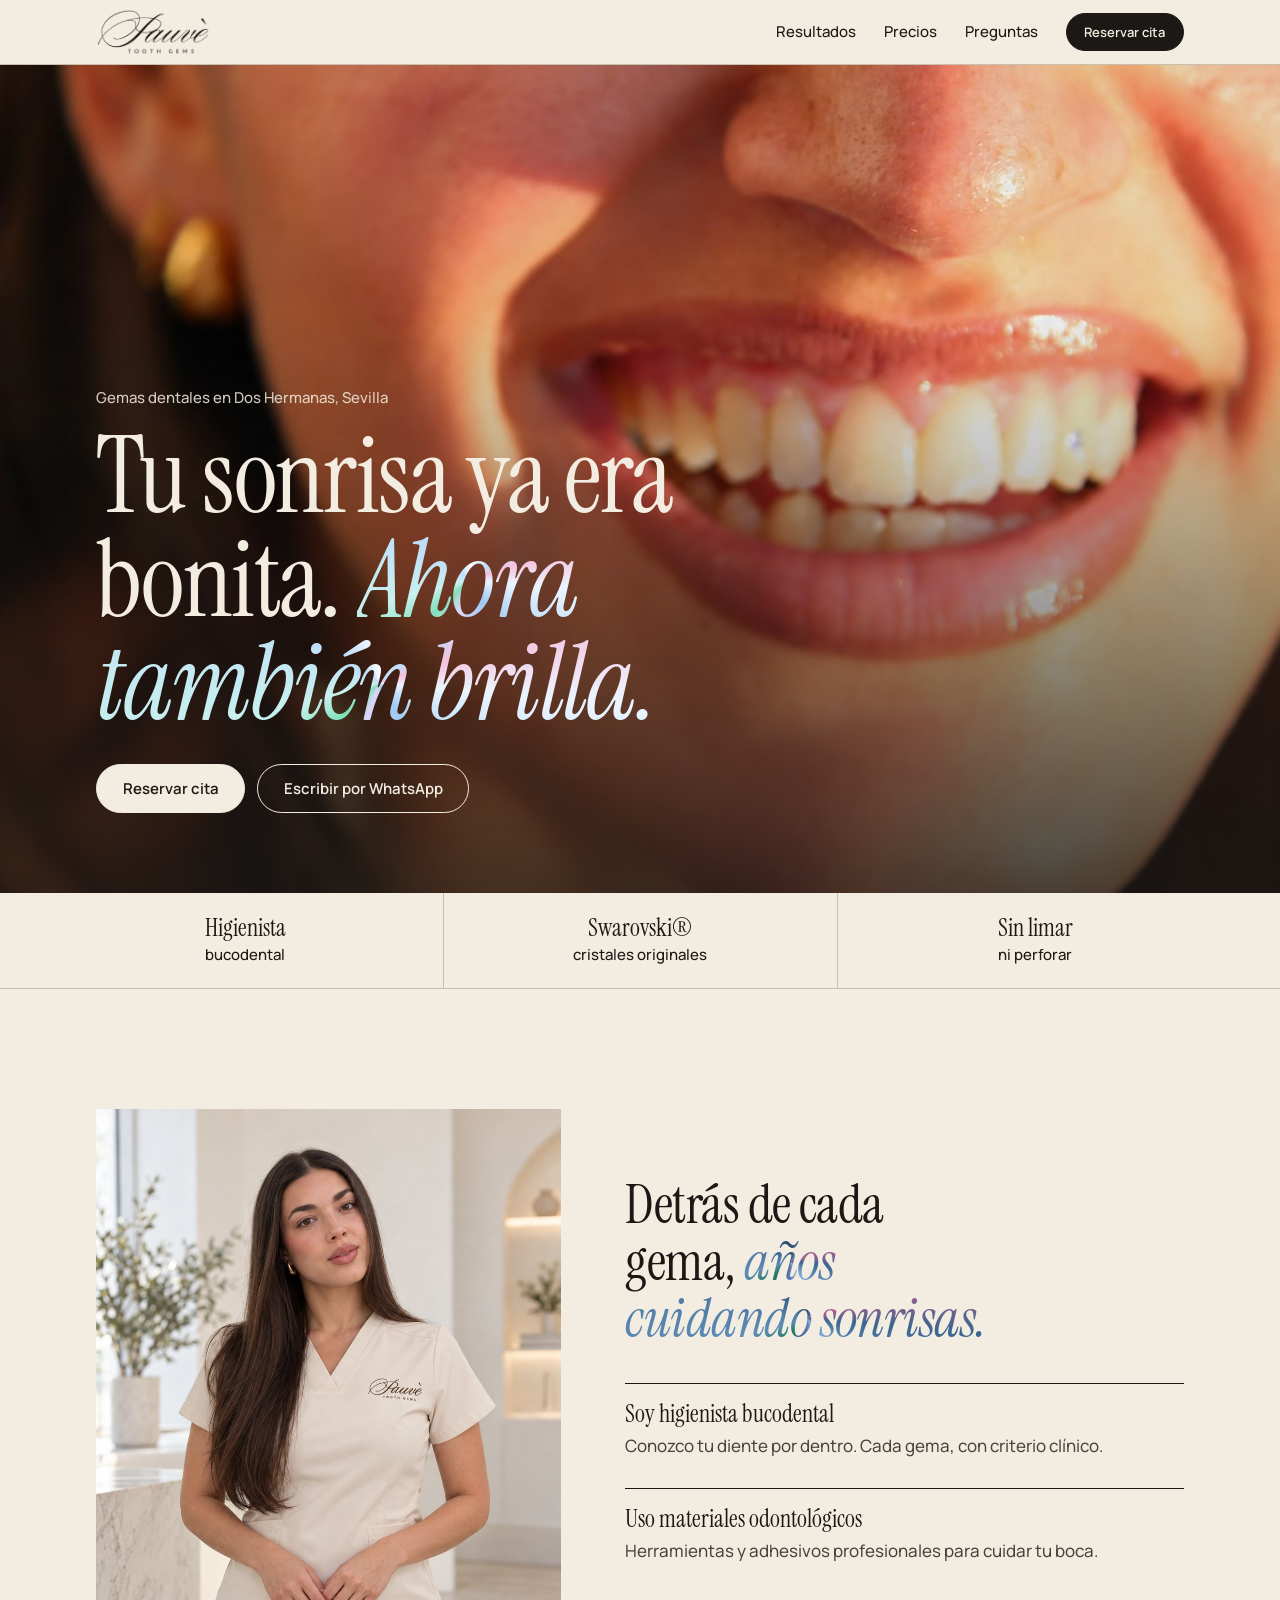
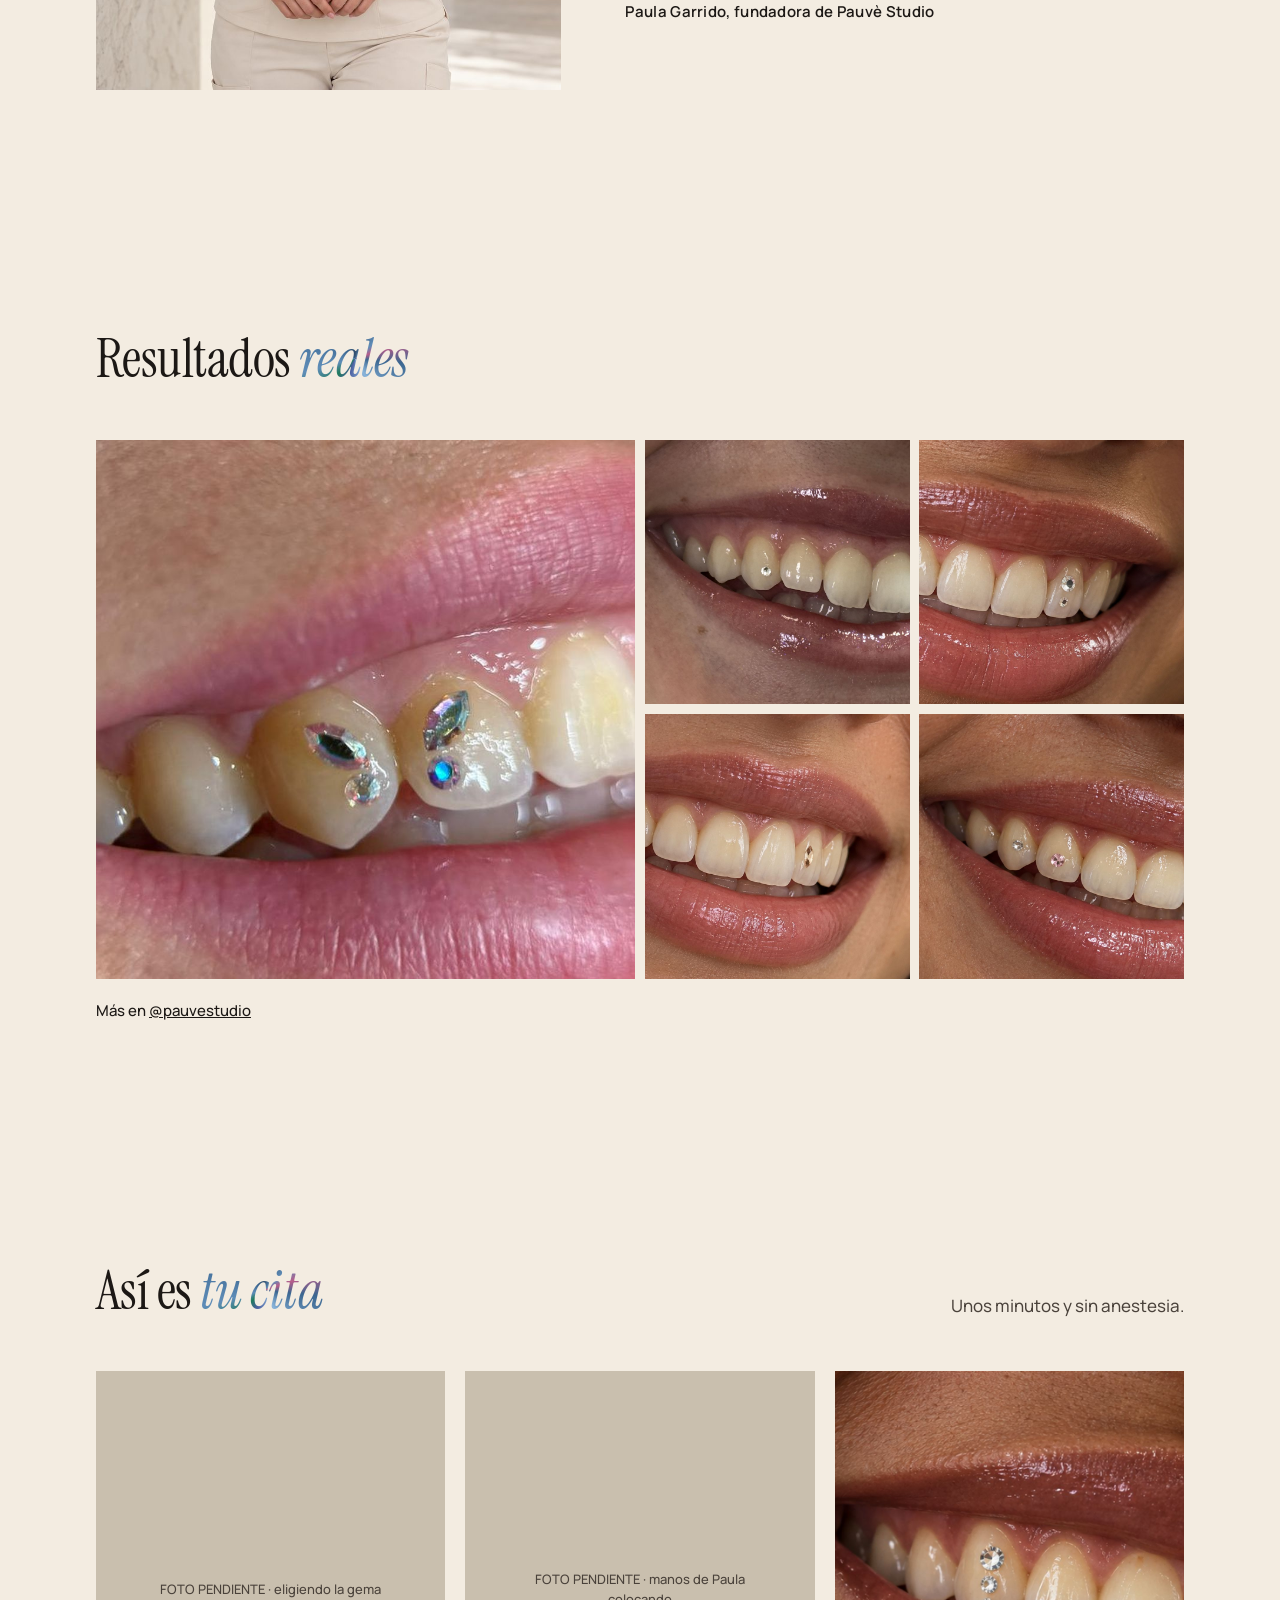
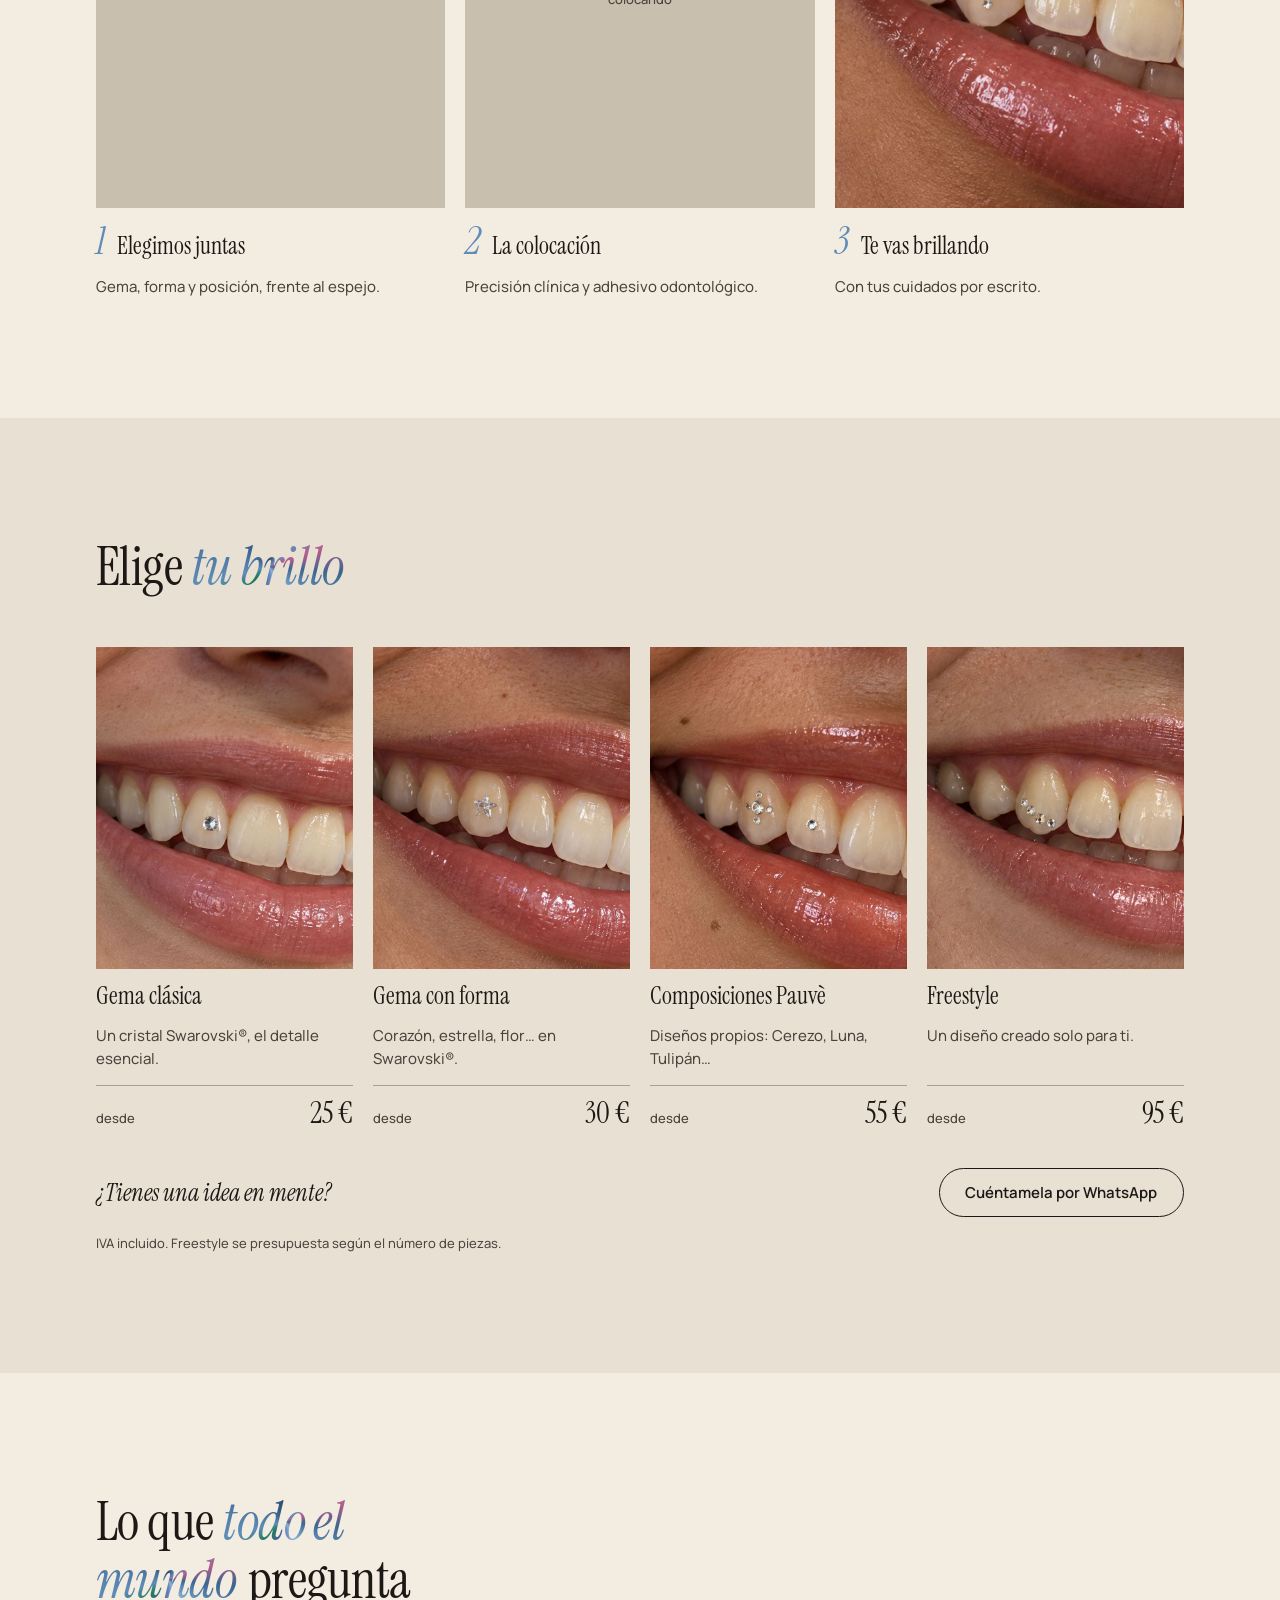
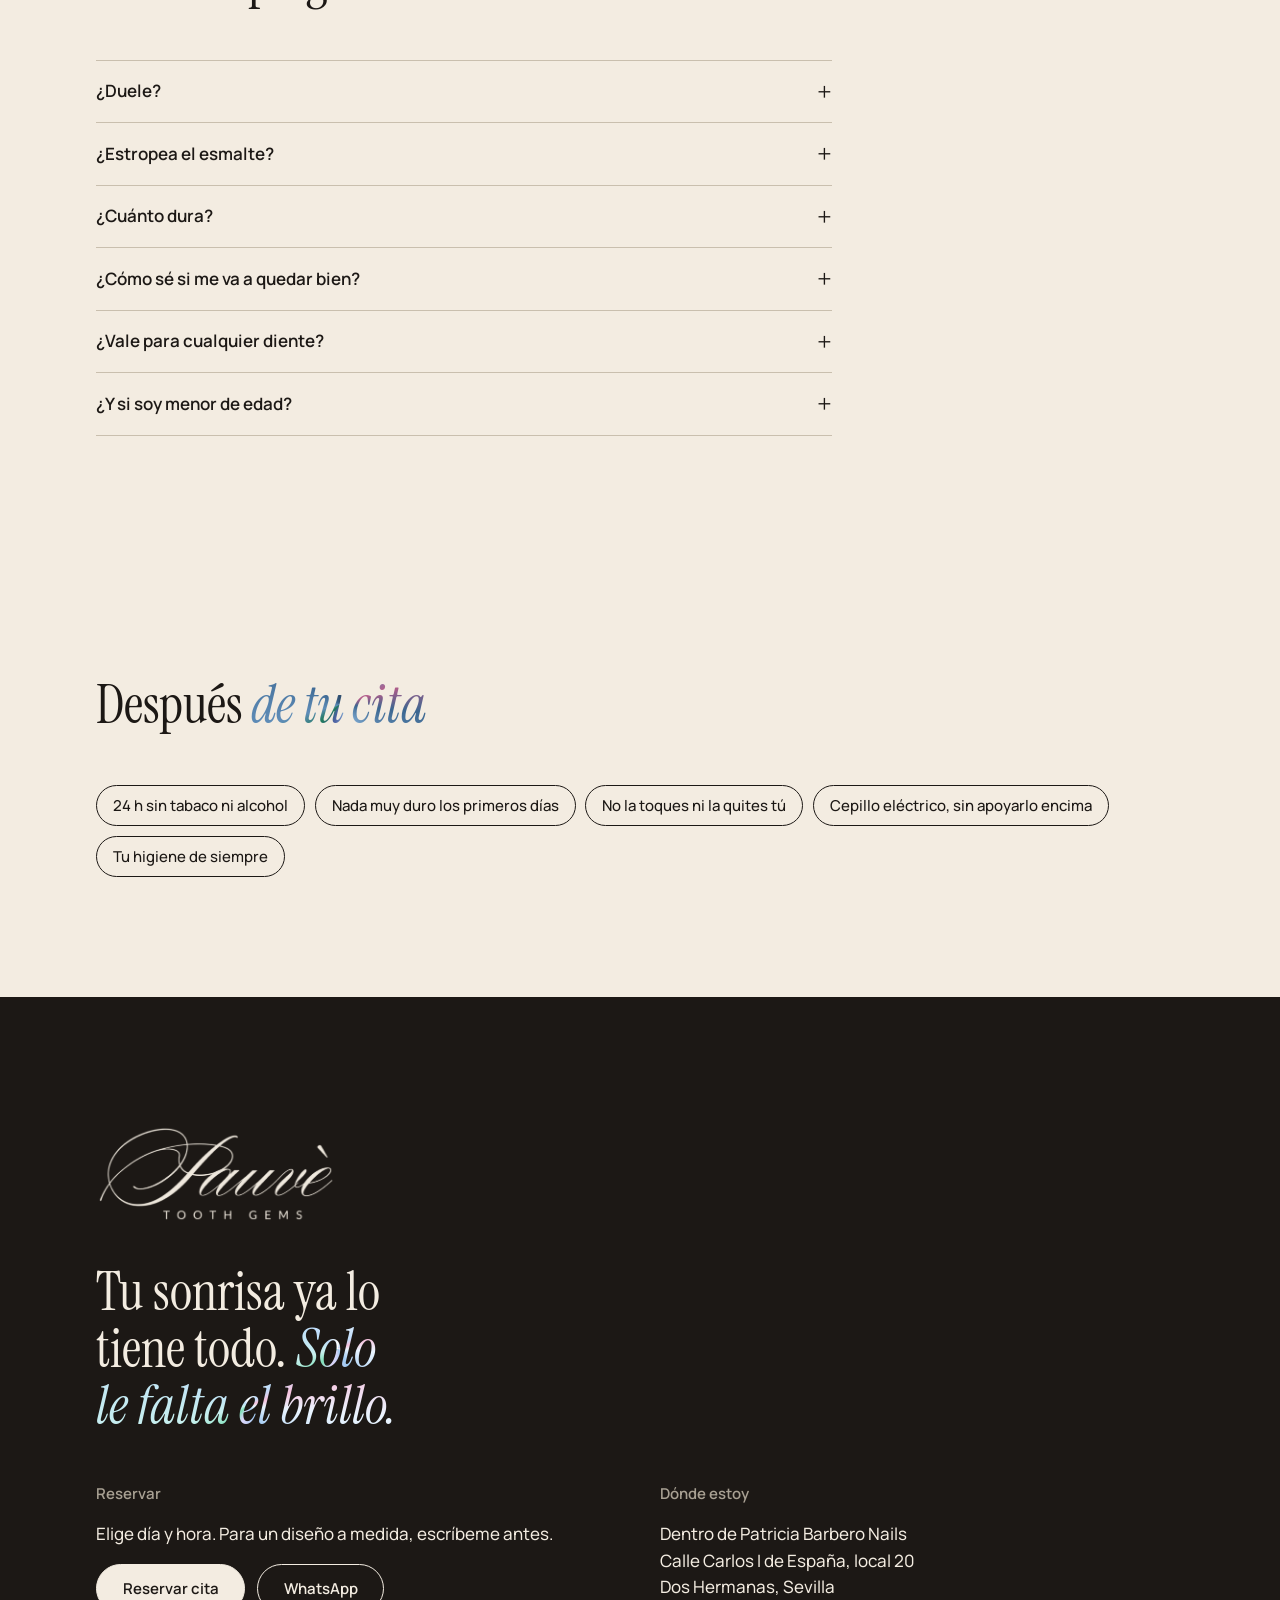
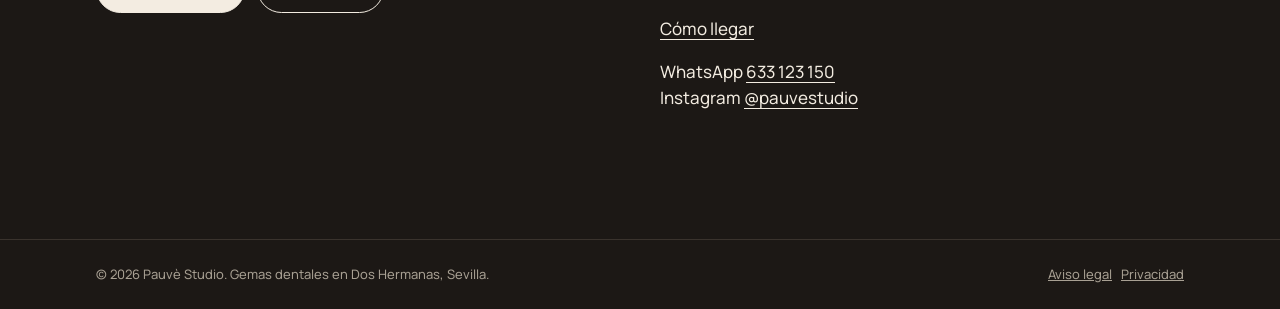
<file: public/index.html>
<!doctype html>
<html lang="es">
<head>
  <meta charset="utf-8">
  <meta name="viewport" content="width=device-width, initial-scale=1, viewport-fit=cover">
  <!-- BORRADOR: quitar "noindex" el día que la web se publique con las fotos reales -->
  <meta name="robots" content="noindex">
  <title>Gemas dentales en Dos Hermanas, Sevilla · Pauvè Studio</title>
  <meta name="description" content="Gemas dentales en Dos Hermanas, Sevilla, colocadas por una higienista bucodental. Cristales Swarovski® y materiales de uso odontológico. Reserva tu cita online.">
  <link rel="canonical" href="https://pauvestudio.com/">
  <meta property="og:type" content="website">
  <meta property="og:title" content="Pauvè Studio · Gemas dentales en Dos Hermanas, Sevilla">
  <meta property="og:description" content="Gemas dentales colocadas por una higienista bucodental. Cristales Swarovski®.">
  <meta property="og:url" content="https://pauvestudio.com/">
  <meta property="og:locale" content="es_ES">
  <meta name="theme-color" content="#F3ECE1">
  <link rel="preload" href="fonts/instrument-serif.woff" as="font" type="font/woff" crossorigin>
  <link rel="stylesheet" href="styles.css">
  <script type="application/ld+json">
  {
    "@context": "https://schema.org",
    "@type": "BeautySalon",
    "name": "Pauvè Studio",
    "description": "Gemas dentales colocadas por una higienista bucodental, con cristales Swarovski®.",
    "url": "https://pauvestudio.com/",
    "logo": "https://pauvestudio.com/img/logo-tinta.png",
    "telephone": "+34633123150",
    "priceRange": "25 € – 250 €",
    "address": {
      "@type": "PostalAddress",
      "streetAddress": "Calle Carlos I de España, local 20 (en Patricia Barbero Nails)",
      "addressLocality": "Dos Hermanas",
      "addressRegion": "Sevilla",
      "addressCountry": "ES"
    },
    "areaServed": [
      { "@type": "City", "name": "Dos Hermanas" },
      { "@type": "City", "name": "Sevilla" }
    ],
    "founder": { "@type": "Person", "name": "Paula Garrido", "jobTitle": "Higienista bucodental" },
    "sameAs": ["https://www.instagram.com/pauvestudio/"]
  }
  </script>
</head>
<body>

<header class="cabecera">
  <div class="envoltorio">
    <a class="cabecera__logo" href="#inicio" aria-label="Pauvè Studio, inicio">
      <img src="img/logo-tinta.png" alt="Pauvè Tooth Gems" width="1000" height="407">
    </a>
    <nav aria-label="Secciones">
      <a class="enlace" href="#resultados">Resultados</a>
      <a class="enlace" href="#precios">Precios</a>
      <a class="enlace" href="#preguntas">Preguntas</a>
      <a class="boton boton--pequeno" href="reservar/">Reservar cita</a>
    </nav>
  </div>
</header>

<main id="inicio">

  <!-- PORTADA: titular sobre la foto -->
  <section class="portada">
    <picture>
      <source media="(max-width: 40rem)" srcset="img/portada-movil.jpg">
      <img class="portada__foto" src="img/portada.jpg" srcset="img/portada-900.jpg 900w, img/portada.jpg 1536w" sizes="100vw" width="1536" height="1024" alt="Sonrisa con una gema dental Swarovski en un diente superior" fetchpriority="high">
    </picture>
    <div class="envoltorio portada__contenido">
      <h1>
        <span class="portada__seo">Gemas dentales en Dos Hermanas, Sevilla</span>
        <span class="portada__titular">Tu sonrisa ya era bonita. <em>Ahora también brilla.</em></span>
      </h1>
      <div class="portada__acciones">
        <a class="boton boton--claro" href="reservar/">Reservar cita</a>
        <a class="boton boton--claro-linea" href="https://wa.me/34633123150?text=Hola%20Paula%2C%20me%20gustar%C3%ADa%20informaci%C3%B3n%20sobre%20las%20gemas%20dentales" target="_blank" rel="noopener">Escribir por WhatsApp</a>
      </div>
    </div>
  </section>

  <div class="garantias">
    <ul class="envoltorio">
      <li><strong>Higienista</strong> bucodental</li>
      <li><strong>Swarovski®</strong> cristales originales</li>
      <li><strong>Sin limar</strong> ni perforar</li>
    </ul>
  </div>

  <!-- SOBRE MÍ -->
  <section class="seccion" id="sobre-mi">
    <div class="envoltorio sobre">
      <img class="foto sobre__foto" src="img/fotos/paula.jpg" alt="Paula Garrido, higienista bucodental, con el uniforme de Pauvè">
      <div class="sobre__texto">
        <h2>Detrás de cada gema, <em>años cuidando sonrisas.</em></h2>
        <dl class="sobre__claves">
          <div>
            <dt>Soy higienista bucodental</dt>
            <dd>Conozco tu diente por dentro. Cada gema, con criterio clínico.</dd>
          </div>
          <div>
            <dt>Uso materiales odontológicos</dt>
            <dd>Herramientas y adhesivos profesionales para cuidar tu boca.</dd>
          </div>
        </dl>
        <p class="sobre__nombre">Paula Garrido, fundadora de Pauvè Studio</p>
      </div>
    </div>
  </section>

  <!-- RESULTADOS -->
  <section class="seccion" id="resultados">
    <div class="envoltorio">
      <div class="seccion__cabeza">
        <h2>Resultados <em>reales</em></h2>
      </div>
      <div class="seccion__cuerpo">
        <div class="mosaico">
          <img class="foto" src="img/fotos/composicion-real-1x1.jpg" alt="Composición de cristales en dos dientes superiores">
          <img class="foto" src="img/fotos/clasica-real-1x1.jpg" alt="Una gema clásica en un incisivo lateral">
          <img class="foto" src="img/fotos/dos-gemas-1x1.jpg" alt="Dos cristales en un incisivo lateral">
          <img class="foto" src="img/fotos/marquesa-1x1.jpg" alt="Cristal con forma de marquesa">
          <img class="foto" src="img/fotos/rosa-1x1.jpg" alt="Dos gemas, una transparente y una rosa">
        </div>
        <p class="mosaico__pie">Más en <a href="https://www.instagram.com/pauvestudio/" target="_blank" rel="noopener">@pauvestudio</a></p>
      </div>
    </div>
  </section>

  <!-- TU CITA: secuencia real, con foto en cada paso -->
  <section class="seccion" id="proceso">
    <div class="envoltorio">
      <div class="seccion__cabeza">
        <h2>Así es <em>tu cita</em></h2>
        <p>Unos minutos y sin anestesia.</p>
      </div>
      <div class="seccion__cuerpo">
        <ol class="fichas">
          <li class="ficha">
            <div class="hueco" role="img" aria-label="Foto pendiente"><span>FOTO PENDIENTE · eligiendo la gema</span></div>
            <div class="paso__fila"><span class="paso__num">1</span><h3>Elegimos juntas</h3></div>
            <p>Gema, forma y posición, frente al espejo.</p>
          </li>
          <li class="ficha">
            <div class="hueco" role="img" aria-label="Foto pendiente"><span>FOTO PENDIENTE · manos de Paula colocando</span></div>
            <div class="paso__fila"><span class="paso__num">2</span><h3>La colocación</h3></div>
            <p>Precisión clínica y adhesivo odontológico.</p>
          </li>
          <li class="ficha">
            <img class="foto" src="img/fotos/vertical-tres-4x5.jpg" alt="Clienta sonriendo con tres cristales en línea vertical">
            <div class="paso__fila"><span class="paso__num">3</span><h3>Te vas brillando</h3></div>
            <p>Con tus cuidados por escrito.</p>
          </li>
        </ol>
      </div>
    </div>
  </section>

  <!-- PRECIOS: una foto por tipo -->
  <section class="seccion precios" id="precios">
    <div class="envoltorio">
      <div class="seccion__cabeza">
        <h2>Elige <em>tu brillo</em></h2>
      </div>
      <div class="seccion__cuerpo">
        <ul class="fichas">
          <li class="ficha">
            <img class="foto" src="img/fotos/clasica-4x5.jpg" alt="Gema clásica Swarovski en un incisivo lateral">
            <h3>Gema clásica</h3>
            <p>Un cristal Swarovski®, el detalle esencial.</p>
            <div class="ficha__precio"><span>desde</span><strong>25 €</strong></div>
          </li>
          <li class="ficha">
            <img class="foto" src="img/fotos/forma-estrella-4x5.jpg" alt="Gema con forma de estrella">
            <h3>Gema con forma</h3>
            <p>Corazón, estrella, flor… en Swarovski®.</p>
            <div class="ficha__precio"><span>desde</span><strong>30 €</strong></div>
          </li>
          <li class="ficha">
            <img class="foto" src="img/fotos/composicion-cruz-4x5.jpg" alt="Composición de cristales en forma de cruz">
            <h3>Composiciones Pauvè</h3>
            <p>Diseños propios: Cerezo, Luna, Tulipán…</p>
            <div class="ficha__precio"><span>desde</span><strong>55 €</strong></div>
          </li>
          <li class="ficha">
            <img class="foto" src="img/fotos/linea-cuatro-4x5.jpg" alt="Diseño de cuatro cristales en línea">
            <h3>Freestyle</h3>
            <p>Un diseño creado solo para ti.</p>
            <div class="ficha__precio"><span>desde</span><strong>95 €</strong></div>
          </li>
        </ul>
        <div class="precios__pie">
          <p>¿Tienes una idea en mente?</p>
          <a class="boton boton--linea" href="https://wa.me/34633123150?text=Hola%20Paula%2C%20tengo%20una%20idea%20para%20un%20dise%C3%B1o" target="_blank" rel="noopener">Cuéntamela por WhatsApp</a>
        </div>
        <p class="precios__nota">IVA incluido. Freestyle se presupuesta según el número de piezas.</p>
      </div>
    </div>
  </section>

  <!-- PREGUNTAS -->
  <section class="seccion" id="preguntas">
    <div class="envoltorio">
      <h2>Lo que <em>todo el mundo</em> pregunta</h2>
      <div class="seccion__cuerpo preguntas">
        <details>
          <summary>¿Duele?</summary>
          <p>No. La gema se adhiere a la superficie del diente: sin limar, sin perforar y sin anestesia.</p>
        </details>
        <details>
          <summary>¿Estropea el esmalte?</summary>
          <p>No lo modifica de forma permanente. Cuando quieras quitarla, la retiro en cita y pulo la superficie.</p>
        </details>
        <details>
          <summary>¿Cuánto dura?</summary>
          <p>Depende de tu higiene y tus hábitos. Si se cae sola en los primeros días, te la vuelvo a colocar gratis.</p>
        </details>
        <details>
          <summary>¿Cómo sé si me va a quedar bien?</summary>
          <p>Lo vemos juntas frente al espejo antes de colocar nada. Si dudas, empieza por una pequeña.</p>
        </details>
        <details>
          <summary>¿Vale para cualquier diente?</summary>
          <p>Solo para dientes naturales y sanos: sin caries, coronas ni carillas.</p>
        </details>
        <details>
          <summary>¿Y si soy menor de edad?</summary>
          <p>Ven con tu madre, padre o tutor legal, que firmará el consentimiento contigo.</p>
        </details>
      </div>
    </div>
  </section>

  <!-- CUIDADOS -->
  <section class="seccion" id="cuidados">
    <div class="envoltorio">
      <h2>Después <em>de tu cita</em></h2>
      <div class="seccion__cuerpo">
        <ul class="cuidados">
          <li>24 h sin tabaco ni alcohol</li>
          <li>Nada muy duro los primeros días</li>
          <li>No la toques ni la quites tú</li>
          <li>Cepillo eléctrico, sin apoyarlo encima</li>
          <li>Tu higiene de siempre</li>
        </ul>
      </div>
    </div>
  </section>

  <!-- CIERRE: RESERVA Y DÓNDE -->
  <section class="cierre" id="reservar">
    <div class="envoltorio">
      <img class="cierre__logo" src="img/logo-crudo.png" alt="Pauvè Tooth Gems" width="1000" height="407">
      <h2>Tu sonrisa ya lo tiene todo. <em>Solo le falta el brillo.</em></h2>
      <div class="cierre__rejilla">
        <div class="cierre__bloque">
          <h3>Reservar</h3>
          <p>Elige día y hora. Para un diseño a medida, escríbeme antes.</p>
          <div class="cierre__acciones">
            <a class="boton boton--claro" href="reservar/">Reservar cita</a>
            <a class="boton boton--claro-linea" href="https://wa.me/34633123150?text=Hola%20Paula%2C%20me%20gustar%C3%ADa%20informaci%C3%B3n%20sobre%20las%20gemas%20dentales" target="_blank" rel="noopener">WhatsApp</a>
          </div>
        </div>
        <div class="cierre__bloque" id="donde">
          <h3>Dónde estoy</h3>
          <address>
            Dentro de Patricia Barbero Nails<br>
            Calle Carlos I de España, local 20<br>
            Dos Hermanas, Sevilla
          </address>
          <p><a class="enlace" href="https://www.google.com/maps/search/?api=1&amp;query=Patricia%20Barbero%20Nails%20Calle%20Carlos%20I%20de%20Espa%C3%B1a%2020%20Dos%20Hermanas" target="_blank" rel="noopener">Cómo llegar</a></p>
          <p>WhatsApp <a class="enlace" href="https://wa.me/34633123150" target="_blank" rel="noopener">633 123 150</a><br>
          Instagram <a class="enlace" href="https://www.instagram.com/pauvestudio/" target="_blank" rel="noopener">@pauvestudio</a></p>
        </div>
      </div>
    </div>
  </section>

</main>

<footer class="pie">
  <div class="envoltorio">
    <span>© 2026 Pauvè Studio. Gemas dentales en Dos Hermanas, Sevilla.</span>
    <span><a href="#">Aviso legal</a> &nbsp; <a href="#">Privacidad</a></span>
  </div>
</footer>

<div class="barra-reserva">
  <a class="boton" href="reservar/">Reservar cita</a>
  <a class="boton boton--linea" href="https://wa.me/34633123150" target="_blank" rel="noopener">WhatsApp</a>
</div>

</body>
</html>
</file>
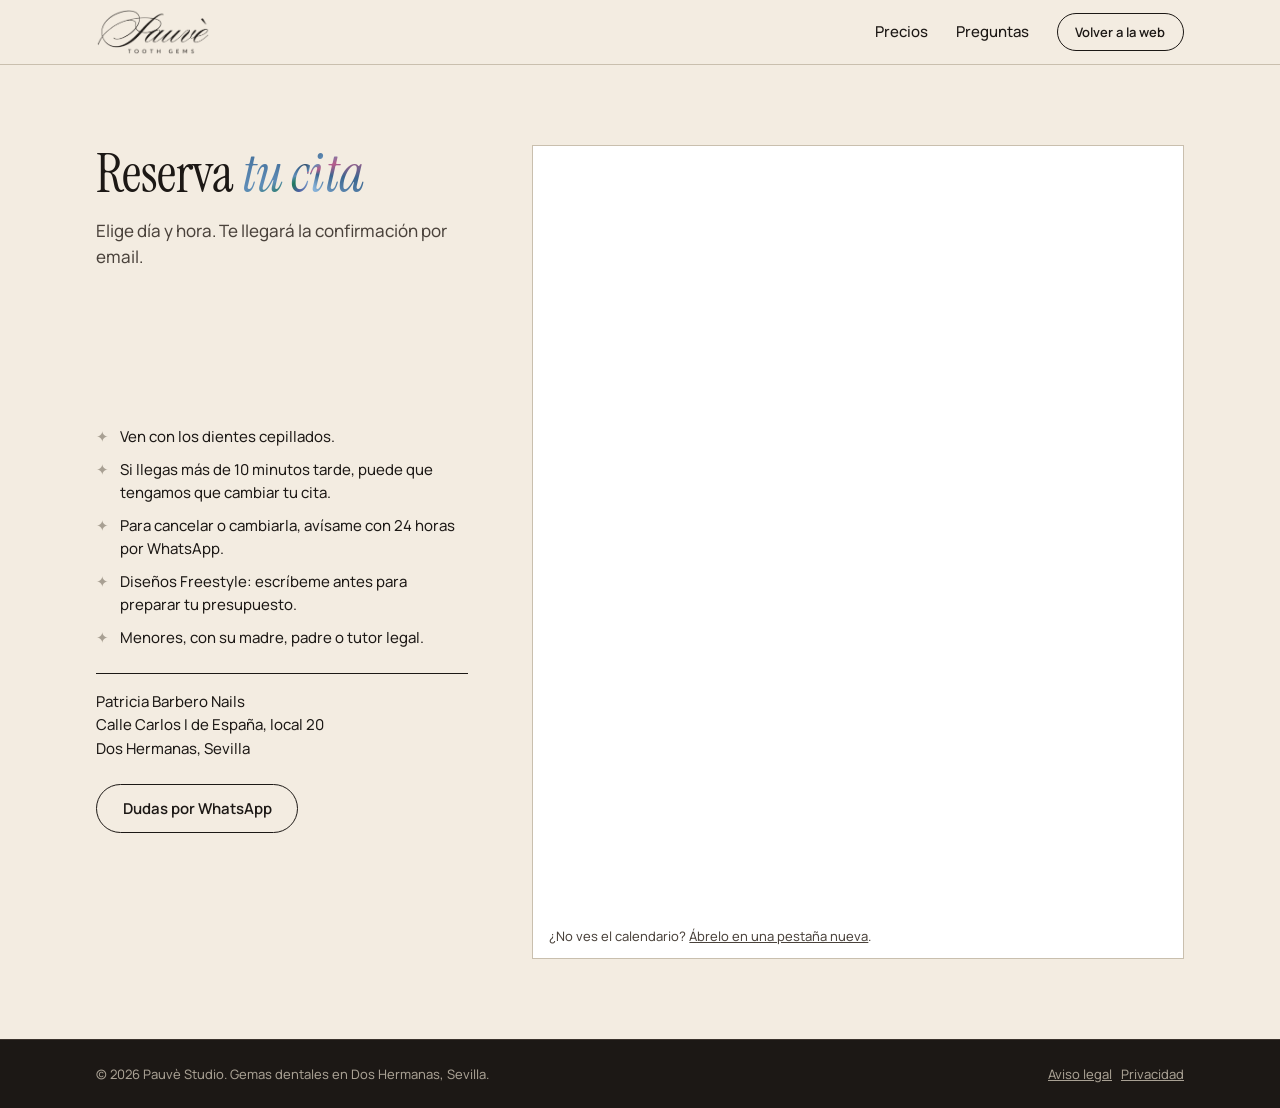
<file: public/reservar/index.html>
<!doctype html>
<html lang="es">
<head>
  <meta charset="utf-8">
  <meta name="viewport" content="width=device-width, initial-scale=1, viewport-fit=cover">
  <!-- BORRADOR: quitar "noindex" al publicar -->
  <meta name="robots" content="noindex">
  <title>Reservar cita · Pauvè Studio</title>
  <meta name="description" content="Reserva tu cita de gemas dentales en Dos Hermanas, Sevilla. Elige día y hora.">
  <link rel="canonical" href="https://pauvestudio.com/reservar/">
  <meta name="theme-color" content="#F3ECE1">
  <link rel="stylesheet" href="../styles.css">
</head>
<body>

<header class="cabecera">
  <div class="envoltorio">
    <a class="cabecera__logo" href="../" aria-label="Pauvè Studio, inicio">
      <img src="../img/logo-tinta.png" alt="Pauvè Tooth Gems" width="1000" height="407">
    </a>
    <nav aria-label="Secciones">
      <a class="enlace" href="../#precios">Precios</a>
      <a class="enlace" href="../#preguntas">Preguntas</a>
      <a class="boton boton--pequeno boton--linea" href="../">Volver a la web</a>
    </nav>
  </div>
</header>

<main class="reserva">
  <div class="envoltorio reserva__rejilla">

    <div class="reserva__texto">
      <h1>Reserva <em>tu cita</em></h1>
      <p class="reserva__intro">Elige día y hora. Te llegará la confirmación por email.</p>
    </div>

    <div class="reserva__agenda">
      <!-- Agenda de citas de Google Calendar -->
      <iframe class="reserva__iframe" title="Agenda de citas de Pauvè Studio" src="https://calendar.google.com/calendar/appointments/schedules/AcZssZ0HgOjPPYnsoihbCGxEjpYVPqZRIci7tl5xsBaJrkvpYNlMPLBuKchifDfOe-chpC1DkM_eceyi?gv=true" loading="lazy"></iframe>
      <p class="reserva__alternativa">¿No ves el calendario? <a href="https://calendar.app.google/pfNgsCJNmnrwqFG1A" target="_blank" rel="noopener">Ábrelo en una pestaña nueva</a>.</p>
    </div>

    <div class="reserva__info">
      <ul class="reserva__notas">
        <li>Ven con los dientes cepillados.</li>
        <li>Si llegas más de 10 minutos tarde, puede que tengamos que cambiar tu cita.</li>
        <li>Para cancelar o cambiarla, avísame con 24 horas por WhatsApp.</li>
        <li>Diseños Freestyle: escríbeme antes para preparar tu presupuesto.</li>
        <li>Menores, con su madre, padre o tutor legal.</li>
      </ul>
      <address class="reserva__donde">
        Patricia Barbero Nails<br>
        Calle Carlos I de España, local 20<br>
        Dos Hermanas, Sevilla
      </address>
      <a class="boton boton--linea" href="https://wa.me/34633123150?text=Hola%20Paula%2C%20tengo%20una%20duda%20sobre%20mi%20cita" target="_blank" rel="noopener">Dudas por WhatsApp</a>
    </div>

  </div>
</main>

<footer class="pie pie--reserva">
  <div class="envoltorio">
    <span>© 2026 Pauvè Studio. Gemas dentales en Dos Hermanas, Sevilla.</span>
    <span><a href="#">Aviso legal</a> &nbsp; <a href="#">Privacidad</a></span>
  </div>
</footer>

</body>
</html>
</file>
<file: public/styles.css>
/* Pauvè Studio — hoja de estilos (borrador v2)
   Concepto: menos texto, más imagen. Portada a sangre con el titular sobre la foto;
   el resto se lee como un lookbook: fichas con foto para el proceso y los precios,
   y frases cortas. Una sola apariencia (papel crudo), la de la marca. */

@font-face {
  font-family: "Instrument Serif";
  src: url("fonts/instrument-serif.woff") format("woff");
  font-weight: 400; font-style: normal; font-display: swap;
}
@font-face {
  font-family: "Instrument Serif";
  src: url("fonts/instrument-serif-italic.woff") format("woff");
  font-weight: 400; font-style: italic; font-display: swap;
}
@font-face {
  font-family: "Manrope";
  src: url("fonts/manrope.woff") format("woff");
  font-weight: 200 800; font-style: normal; font-display: swap;
}

:root {
  /* Color: paleta oficial de la Guía de Marca */
  --tinta: #1C1815;
  --crudo: #F3ECE1;
  --greige: #C9BFAE;
  --plata: #A8A093;
  --dorado: #AE8A44;        /* acento puntual: números del proceso */
  --tinta-media: #4A423B;   /* texto secundario sobre crudo (contraste AA) */
  --greige-claro: #E8E0D3;  /* fondo de fichas */
  --foto-oscura: #3B332C;   /* simula la foto de portada mientras no esté */

  /* Tipo: serif de titulares legible a cualquier tamaño + sans muy clara para leer */
  --display: "Instrument Serif", "Iowan Old Style", Georgia, serif;
  --texto: "Manrope", "Avenir Next", "Segoe UI", "Helvetica Neue", Arial, sans-serif;

  --t-xs: 0.8125rem;
  --t-s: 0.9375rem;
  --t-m: 1.0625rem;
  --t-l: 1.5rem;
  --t-xl: clamp(2.2rem, 6vw, 3.4rem);
  --t-xxl: clamp(3rem, 10vw, 6.6rem);

  --medida: 32rem;
  --ancho: 74rem;
  --margen: clamp(1.25rem, 5vw, 3rem);

  color-scheme: light;
}

* { box-sizing: border-box; }
html { scroll-behavior: smooth; -webkit-text-size-adjust: 100%; }
body {
  margin: 0;
  background: var(--crudo);
  color: var(--tinta);
  font-family: var(--texto);
  font-size: var(--t-m);
  font-weight: 450;
  line-height: 1.55;
}
img { max-width: 100%; height: auto; display: block; }
h1, h2, h3, p, ul, ol, dl, dd, figure { margin: 0; }
a { color: inherit; }
:focus-visible { outline: 2px solid var(--dorado); outline-offset: 3px; }

.envoltorio { max-width: var(--ancho); margin-inline: auto; padding-inline: var(--margen); }

/* ---------- Cabecera ---------- */
.cabecera {
  position: sticky; top: env(safe-area-inset-top, 0px); z-index: 10;
  background: var(--crudo); border-bottom: 1px solid var(--greige);
}
.cabecera .envoltorio {
  display: flex; align-items: center; justify-content: space-between;
  gap: 1rem; padding-block: 0.55rem;
}
.cabecera__logo img { height: 2.9rem; width: auto; }
.cabecera nav { display: flex; align-items: center; gap: 1.75rem; }
.cabecera nav a.enlace { text-decoration: none; font-size: var(--t-s); font-weight: 500; }
.cabecera nav a.enlace:hover { text-decoration: underline; text-underline-offset: 5px; }
@media (max-width: 52rem) { .cabecera nav a.enlace { display: none; } }

/* ---------- Botones ---------- */
.boton {
  display: inline-flex; align-items: center; justify-content: center;
  min-height: 3rem; padding: 0.75rem 1.6rem;
  font-family: var(--texto); font-size: var(--t-s); font-weight: 600;
  text-decoration: none; border-radius: 999px;
  border: 1px solid var(--tinta); background: var(--tinta); color: var(--crudo);
  transition: background-color .2s, color .2s;
}
.boton:hover { background: transparent; color: var(--tinta); }
.boton--linea { background: transparent; color: var(--tinta); }
.boton--linea:hover { background: var(--tinta); color: var(--crudo); }
.boton--claro { background: var(--crudo); color: var(--tinta); border-color: var(--crudo); }
.boton--claro:hover { background: transparent; color: var(--crudo); }
.boton--claro-linea { background: transparent; color: var(--crudo); border-color: var(--crudo); }
.boton--claro-linea:hover { background: var(--crudo); color: var(--tinta); }
.boton--pequeno { min-height: 2.4rem; padding: 0.4rem 1.1rem; font-size: var(--t-xs); }

/* ---------- Huecos de foto (provisionales) ---------- */
.hueco {
  display: grid; place-items: center; text-align: center; padding: 1rem;
  background: var(--greige); color: var(--tinta-media);
  font-size: var(--t-xs); font-weight: 500; max-width: 100%;
}
.hueco span { max-width: 14rem; }

/* ---------- Portada a sangre, titular sobre la foto ---------- */
.portada {
  position: relative; isolation: isolate;
  min-height: min(92svh, 54rem);
  /* en móvil, menos alto para que la foto no se recorte tanto */
  display: grid; align-items: end;
  color: var(--crudo);
  background: linear-gradient(160deg, #5a4d42 0%, var(--foto-oscura) 55%, var(--tinta) 100%);
}
.portada__foto {
  position: absolute; inset: 0; z-index: -2;
  width: 100%; height: 100%; object-fit: cover;
  object-position: 62% 40%; /* mantiene la sonrisa a la vista al recortar en móvil */
}
.portada__aviso {
  position: absolute; top: 1.25rem; right: var(--margen);
  font-size: var(--t-xs); color: var(--plata);
}
/* Velo para que el texto se lea siempre, sea cual sea la foto */
.portada::after {
  content: ""; position: absolute; inset: 0; z-index: -1;
  background: linear-gradient(to top, rgb(28 24 21 / .78) 0%, rgb(28 24 21 / .25) 45%, rgb(28 24 21 / 0) 70%);
}
.portada__contenido {
  width: 100%; display: grid; gap: 1.75rem;
  padding-block: 6rem clamp(2.5rem, 7vw, 5rem);
}
.portada h1 { display: grid; gap: 1rem; font-weight: 400; }
.portada__seo { font-size: var(--t-s); font-weight: 500; color: var(--crudo); opacity: .85; }
.portada__titular {
  font-family: var(--display); font-weight: 400;
  font-size: var(--t-xxl); line-height: 0.98; letter-spacing: -0.015em;
  max-width: 14ch; text-wrap: balance;
}
.portada__titular em { font-style: italic; }
.portada__acciones { display: flex; flex-wrap: wrap; gap: 0.75rem; }

/* Tira de garantías bajo la portada */
.garantias { border-bottom: 1px solid var(--greige); }
.garantias ul {
  list-style: none; padding: 0;
  display: grid; grid-template-columns: repeat(3, minmax(0, 1fr));
}
.garantias li {
  padding: 1.4rem 1rem; text-align: center;
  font-size: var(--t-s); font-weight: 500; line-height: 1.35;
}
.garantias li + li { border-left: 1px solid var(--greige); }
.garantias strong { display: block; font-family: var(--display); font-weight: 400; font-size: var(--t-l); line-height: 1.1; margin-bottom: 0.2rem; }
@media (max-width: 40rem) {
  .garantias li { padding: 1.1rem 0.4rem; font-size: var(--t-xs); }
  .garantias strong { font-size: 1.2rem; }
}

/* ---------- Secciones ---------- */
.seccion { padding-block: clamp(4rem, 10vw, 7.5rem); }
.seccion h2 {
  font-family: var(--display); font-weight: 400;
  font-size: var(--t-xl); line-height: 1.05; letter-spacing: -0.01em;
  text-wrap: balance; max-width: 18ch;
}
.seccion h2 em { font-style: italic; }
.seccion__cabeza { display: flex; flex-wrap: wrap; justify-content: space-between; align-items: end; gap: 1rem 2rem; }
.seccion__cabeza p { max-width: 24rem; color: var(--tinta-media); }
.seccion__cuerpo { margin-top: clamp(2rem, 5vw, 3.25rem); }

/* Sobre mí */
.sobre { display: grid; gap: clamp(2rem, 5vw, 4.5rem); align-items: center; }
.sobre__foto { aspect-ratio: 4 / 5; }
.sobre__texto { display: grid; gap: 2.25rem; min-width: 0; }
.sobre__nombre { font-size: var(--t-s); font-weight: 600; letter-spacing: 0.02em; }
.sobre__claves { display: grid; gap: 1.75rem; }
.sobre__claves div { border-top: 1px solid var(--tinta); padding-top: 1rem; }
.sobre__claves dt { font-family: var(--display); font-size: var(--t-l); line-height: 1.15; }
.sobre__claves dd { margin-top: 0.35rem; color: var(--tinta-media); }
@media (min-width: 52rem) { .sobre { grid-template-columns: 5fr 6fr; } }

/* Resultados: mosaico */
.mosaico { display: grid; gap: 0.6rem; grid-template-columns: repeat(2, minmax(0, 1fr)); }
.mosaico .hueco { aspect-ratio: 1; }
.mosaico .hueco:first-child { grid-column: span 2; aspect-ratio: 2 / 1.1; }
@media (min-width: 52rem) {
  .mosaico { grid-template-columns: repeat(4, minmax(0, 1fr)); }
  .mosaico .hueco:first-child { grid-column: span 2; grid-row: span 2; aspect-ratio: auto; }
}
.mosaico__pie { margin-top: 1.25rem; font-size: var(--t-s); font-weight: 500; }

/* Fichas con foto (proceso y precios) */
.fichas {
  list-style: none; padding: 0; display: grid; gap: 1.25rem;
  grid-template-columns: repeat(var(--columnas, 3), minmax(0, 1fr));
}
.ficha { display: grid; gap: 0.9rem; align-content: start; min-width: 0; }
.ficha .hueco { aspect-ratio: 4 / 5; }
.ficha h3 { font-family: var(--display); font-weight: 400; font-size: var(--t-l); line-height: 1.1; }
.ficha p { color: var(--tinta-media); font-size: var(--t-s); }

/* En móvil, las fichas se deslizan en horizontal */
@media (max-width: 52rem) {
  .fichas {
    grid-template-columns: none; grid-auto-flow: column; grid-auto-columns: 72%;
    overflow-x: auto; scroll-snap-type: x mandatory; padding-bottom: 0.75rem;
    margin-inline: calc(var(--margen) * -1); padding-inline: var(--margen);
    scroll-padding-inline: var(--margen);
  }
  .ficha { scroll-snap-align: start; }
}

.paso__num { font-family: var(--display); font-style: italic; font-size: 2.4rem; line-height: 1; color: var(--dorado); }
.paso__fila { display: flex; align-items: baseline; gap: 0.75rem; }

.precios { background: var(--greige-claro); }
.precios .fichas { --columnas: 4; }
.ficha__precio { display: flex; justify-content: space-between; align-items: baseline; gap: 0.5rem; border-top: 1px solid var(--plata); padding-top: 0.75rem; }
.ficha__precio span { font-size: var(--t-xs); font-weight: 500; color: var(--tinta-media); }
.ficha__precio strong { font-family: var(--display); font-weight: 400; font-size: 1.9rem; line-height: 1; font-variant-numeric: tabular-nums; }
.precios__pie { margin-top: 2.5rem; display: flex; flex-wrap: wrap; align-items: center; justify-content: space-between; gap: 1.25rem 2rem; }
.precios__pie p { font-family: var(--display); font-style: italic; font-size: var(--t-l); }
.precios__nota { margin-top: 1rem; font-size: var(--t-xs); color: var(--tinta-media); }

/* Preguntas */
.preguntas { max-width: 46rem; }
.preguntas details { border-bottom: 1px solid var(--greige); }
.preguntas details:first-child { border-top: 1px solid var(--greige); }
.preguntas summary {
  list-style: none; cursor: pointer;
  display: flex; justify-content: space-between; align-items: center; gap: 1rem;
  padding-block: 1.1rem; font-size: var(--t-m); font-weight: 600;
}
.preguntas summary::-webkit-details-marker { display: none; }
.preguntas summary::after { content: "+"; font-weight: 300; font-size: 1.6rem; line-height: 1; transition: transform .25s; }
.preguntas details[open] summary::after { transform: rotate(45deg); }
.preguntas details p { padding-bottom: 1.3rem; color: var(--tinta-media); max-width: var(--medida); }

/* Cuidados: una línea por cuidado */
.cuidados { list-style: none; padding: 0; display: flex; flex-wrap: wrap; gap: 0.6rem; }
.cuidados li { border: 1px solid var(--tinta); border-radius: 999px; padding: 0.5rem 1rem; font-size: var(--t-s); font-weight: 500; }

/* ---------- Cierre ---------- */
.cierre { background: var(--tinta); color: var(--crudo); padding-block: clamp(4.5rem, 10vw, 8rem); }
.cierre__logo { width: min(15rem, 65%); }
.cierre h2 {
  margin-top: 2.5rem; font-family: var(--display); font-weight: 400;
  font-size: var(--t-xl); line-height: 1.05; max-width: 16ch; text-wrap: balance;
}
.cierre h2 em { font-style: italic; }
.cierre__rejilla { display: grid; gap: 2.5rem; margin-top: 3rem; }
@media (min-width: 52rem) { .cierre__rejilla { grid-template-columns: 1fr 1fr; } }
.cierre__bloque { display: grid; gap: 1rem; align-content: start; }
.cierre__bloque h3 { font-size: var(--t-s); font-weight: 600; color: var(--plata); }
.cierre__bloque address { font-style: normal; }
.cierre__acciones { display: flex; flex-wrap: wrap; gap: 0.75rem; }
.cierre a.enlace { color: var(--crudo); text-underline-offset: 4px; }
.pendiente { font-size: var(--t-xs); color: var(--plata); }

.pie {
  background: var(--tinta); color: var(--plata); border-top: 1px solid #3a332d;
  font-size: var(--t-xs); padding-block: 1.5rem calc(1.5rem + 4.5rem);
}
.pie .envoltorio { display: flex; flex-wrap: wrap; gap: 0.5rem 1.5rem; justify-content: space-between; }
.pie a { color: var(--plata); }
@media (min-width: 52rem) { .pie { padding-bottom: 1.5rem; } }

/* ---------- Reserva fija en móvil ---------- */
.barra-reserva {
  position: fixed; left: 0; right: 0; bottom: 0; z-index: 20;
  padding: 0.75rem var(--margen) calc(0.75rem + env(safe-area-inset-bottom, 0px));
  background: var(--crudo); border-top: 1px solid var(--greige);
  display: grid; grid-template-columns: 1fr auto; gap: 0.5rem;
}
@media (min-width: 52rem) { .barra-reserva { display: none; } }

/* ---------- Único momento de entrada: el titular de portada ---------- */
@media (prefers-reduced-motion: no-preference) {
  .portada__titular { animation: entra 1s cubic-bezier(.2,.7,.2,1) both; }
  @keyframes entra { from { opacity: 0; transform: translateY(0.75rem); } to { opacity: 1; transform: none; } }
}
@media (prefers-reduced-motion: reduce) {
  html { scroll-behavior: auto; }
  * { transition: none !important; }
}

/* ---------- Página de reserva ---------- */
.reserva { padding-block: clamp(2.5rem, 7vw, 5rem); }
.reserva__rejilla { display: grid; gap: clamp(2rem, 5vw, 4rem); align-items: start; }
/* En móvil: título, agenda y después las notas. En escritorio: notas a la izquierda */
.reserva__rejilla { grid-template-areas: "texto" "agenda" "info"; }
@media (min-width: 60rem) {
  .reserva__rejilla { grid-template-columns: 4fr 7fr; grid-template-areas: "texto agenda" "info agenda"; row-gap: 1.75rem; }
}
.reserva__texto { grid-area: texto; display: grid; gap: 1rem; min-width: 0; }
.reserva__info { grid-area: info; display: grid; gap: 1.5rem; justify-items: start; min-width: 0; align-self: start; }
.reserva__agenda { grid-area: agenda; }
.reserva h1 {
  font-family: var(--display); font-weight: 400; font-size: var(--t-xl);
  line-height: 1.05; letter-spacing: -0.01em;
}
.reserva h1 em { font-style: italic; }
.reserva__intro { color: var(--tinta-media); }
.reserva__notas { list-style: none; padding: 0; display: grid; gap: 0.6rem; font-size: var(--t-s); }
.reserva__notas li { padding-left: 1.5rem; position: relative; }
.reserva__notas li::before { content: "✦"; position: absolute; left: 0; color: var(--plata); }
.reserva__donde { font-style: normal; font-size: var(--t-s); border-top: 1px solid var(--tinta); padding-top: 1rem; width: 100%; }
/* El calendario va sobre una "hoja" blanca para que el diseño de Google se integre mejor */
.reserva__agenda { background: #fff; border: 1px solid var(--greige); padding: 0.5rem; min-width: 0; }
.reserva__iframe { display: block; width: 100%; height: 760px; border: 0; }
@media (max-width: 40rem) { .reserva__iframe { height: 900px; } }
.reserva__alternativa { padding: 0.75rem 0.5rem 0.25rem; font-size: var(--t-xs); color: var(--tinta-media); }
.pie--reserva { padding-bottom: 1.5rem; }

/* ---------- Palabras en cursiva con brillo de cristal ----------
   Inspirado en el efecto "shine border", pero aplicado a las letras:
   un degradado cónico de azules claros que gira despacio dentro de la palabra,
   como la luz moviéndose dentro de un cristal Swarovski (con un reflejo
   tornasolado: pequeños destellos rosa y esmeralda, como los cristales aurora boreal).
   Sobre fondo claro se usan azules más profundos para que se lea bien. */
@property --giro {
  syntax: "<angle>";
  inherits: false;
  initial-value: 0deg;
}
:root {
  /* sobre crudo */
  --cr-1: #2F4C6B; --cr-2: #5F8DB8; --cr-3: #3B6690; --cr-4: #89B4DA; --cr-5: #4C5FA0;
  --cr-rosa: #B85C8A; --cr-esmeralda: #1F7A5C;
  /* sobre foto u oscuro */
  --hi-1: #FFFFFF; --hi-2: #BFDDFB; --hi-3: #EAF5FF; --hi-4: #9FC9F2; --hi-5: #DCD6FA; --hi-6: #C7F0EE;
  --hi-rosa: #F6C1DD; --hi-esmeralda: #7FE0B8;
}
.seccion h2 em, .reserva h1 em { color: var(--cr-1); }
.portada__titular em, .cierre h2 em { color: var(--hi-2); }

@supports ((-webkit-background-clip: text) or (background-clip: text)) {
  .seccion h2 em, .reserva h1 em {
    background-image: conic-gradient(from var(--giro) at 50% 50%,
      var(--cr-1) 0deg, var(--cr-2) 50deg, var(--cr-rosa) 72deg, var(--cr-3) 95deg, var(--cr-4) 150deg,
      var(--cr-5) 200deg, var(--cr-esmeralda) 228deg, var(--cr-2) 255deg, var(--cr-3) 310deg, var(--cr-1) 360deg);
  }
  .portada__titular em, .cierre h2 em {
    background-image: conic-gradient(from var(--giro) at 50% 50%,
      var(--hi-1) 0deg, var(--hi-2) 50deg, var(--hi-rosa) 72deg, var(--hi-3) 95deg, var(--hi-4) 150deg,
      var(--hi-5) 200deg, var(--hi-esmeralda) 228deg, var(--hi-6) 255deg, var(--hi-2) 310deg, var(--hi-1) 360deg);
  }
  .seccion h2 em, .reserva h1 em, .portada__titular em, .cierre h2 em {
    background-size: 100% 100%;
    -webkit-background-clip: text; background-clip: text;
    -webkit-box-decoration-break: clone; box-decoration-break: clone; /* cada línea brilla entera */
    color: transparent;
    padding-right: 0.06em; /* que la última letra cursiva no quede cortada */
  }
}
@media (prefers-reduced-motion: no-preference) {
  .seccion h2 em, .reserva h1 em, .portada__titular em, .cierre h2 em {
    animation: giro-cristal 5s linear infinite;
  }
  @keyframes giro-cristal { to { --giro: 360deg; } }
}
/* Números del proceso a juego */
.paso__num { color: var(--cr-2); }

/* Fotos */
.foto { display: block; width: 100%; height: auto; object-fit: cover; background: var(--greige); }
.ficha .foto { aspect-ratio: 4 / 5; }
.mosaico .foto { aspect-ratio: 1; }
.mosaico .foto:first-child { grid-column: span 2; aspect-ratio: 2 / 1.1; }
@media (min-width: 52rem) {
  .mosaico .foto:first-child { grid-row: span 2; aspect-ratio: auto; height: 100%; }
}
.sobre__foto.foto { aspect-ratio: 4 / 5; object-position: 50% 25%; }

@media (max-width: 40rem) { .portada { min-height: min(78svh, 40rem); } }
/* Precios: el precio siempre alineado abajo, aunque los textos tengan distinto largo */
.precios .ficha { display: flex; flex-direction: column; gap: 0.9rem; }
.precios .ficha__precio { margin-top: auto; }

/* Móvil: foto de portada propia, centrada en la sonrisa */
@media (max-width: 40rem) { .portada__foto { object-position: 72% 45%; } }
</file>
